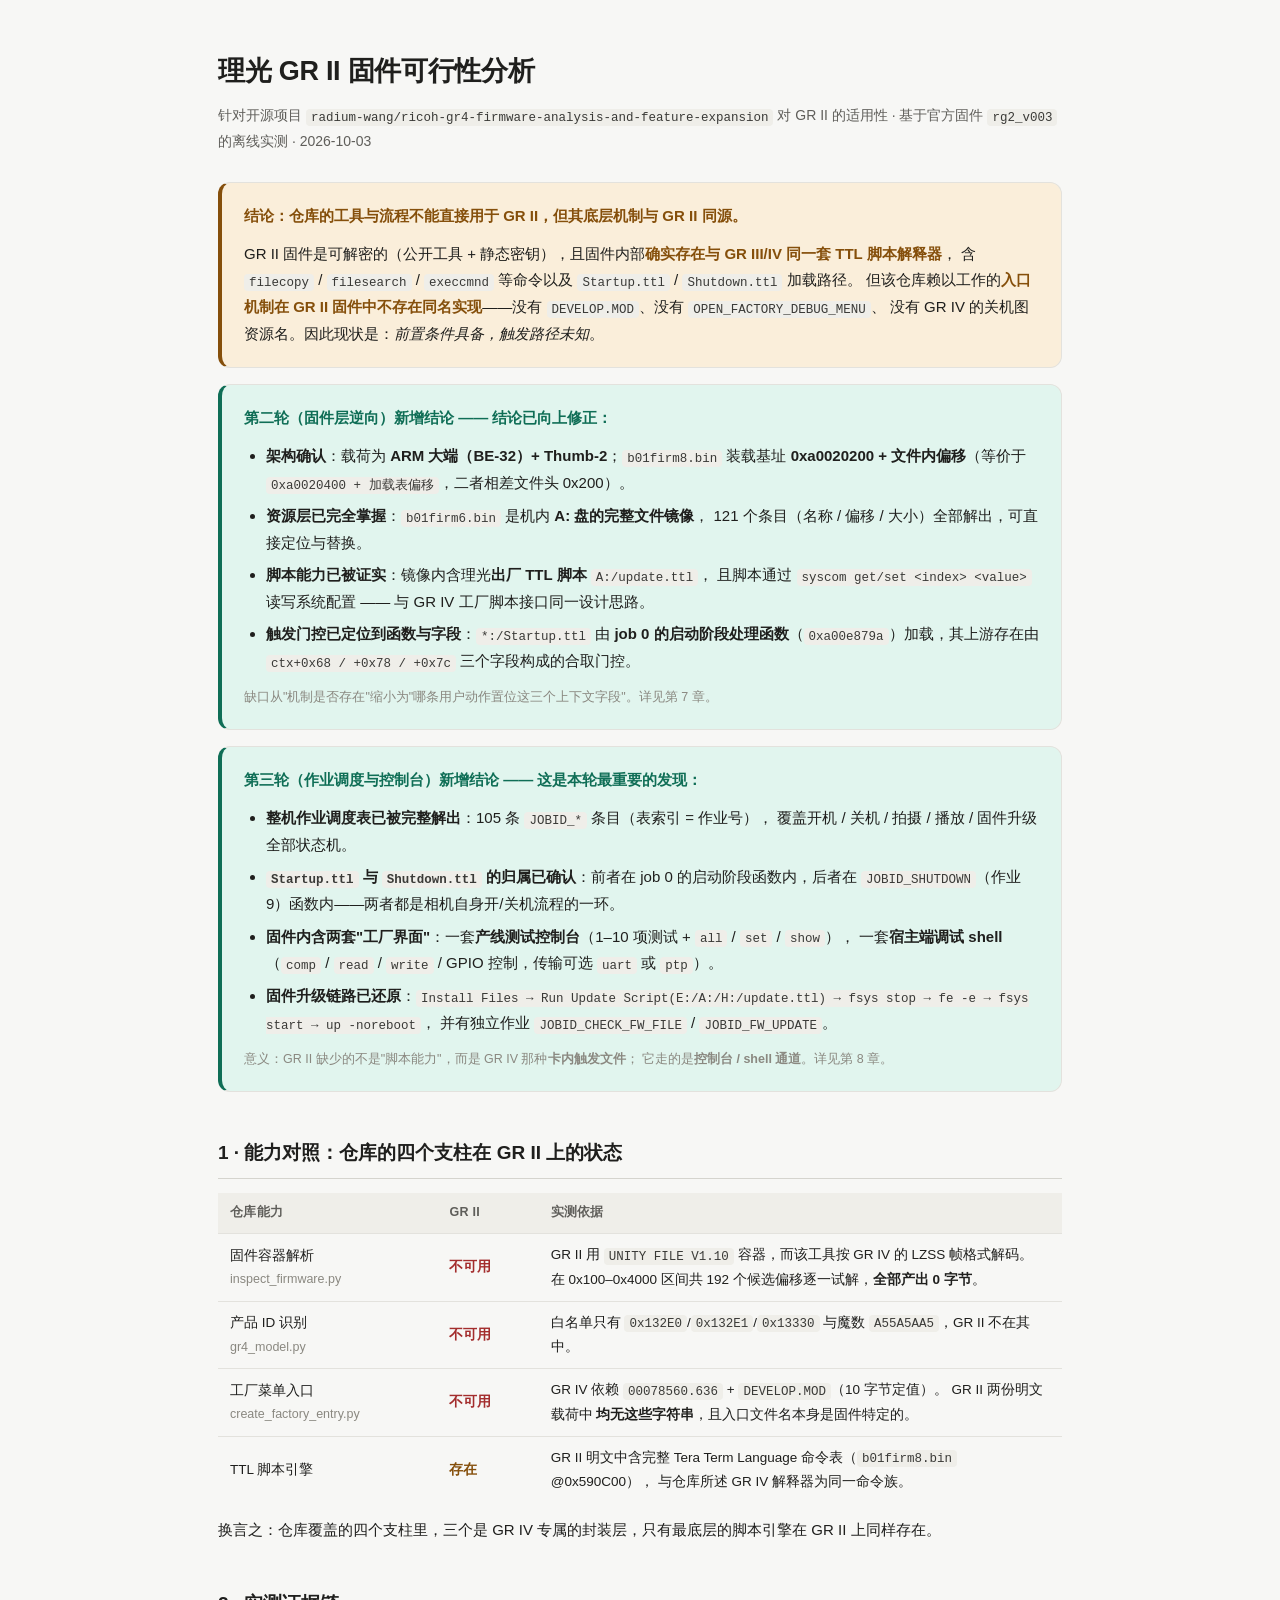
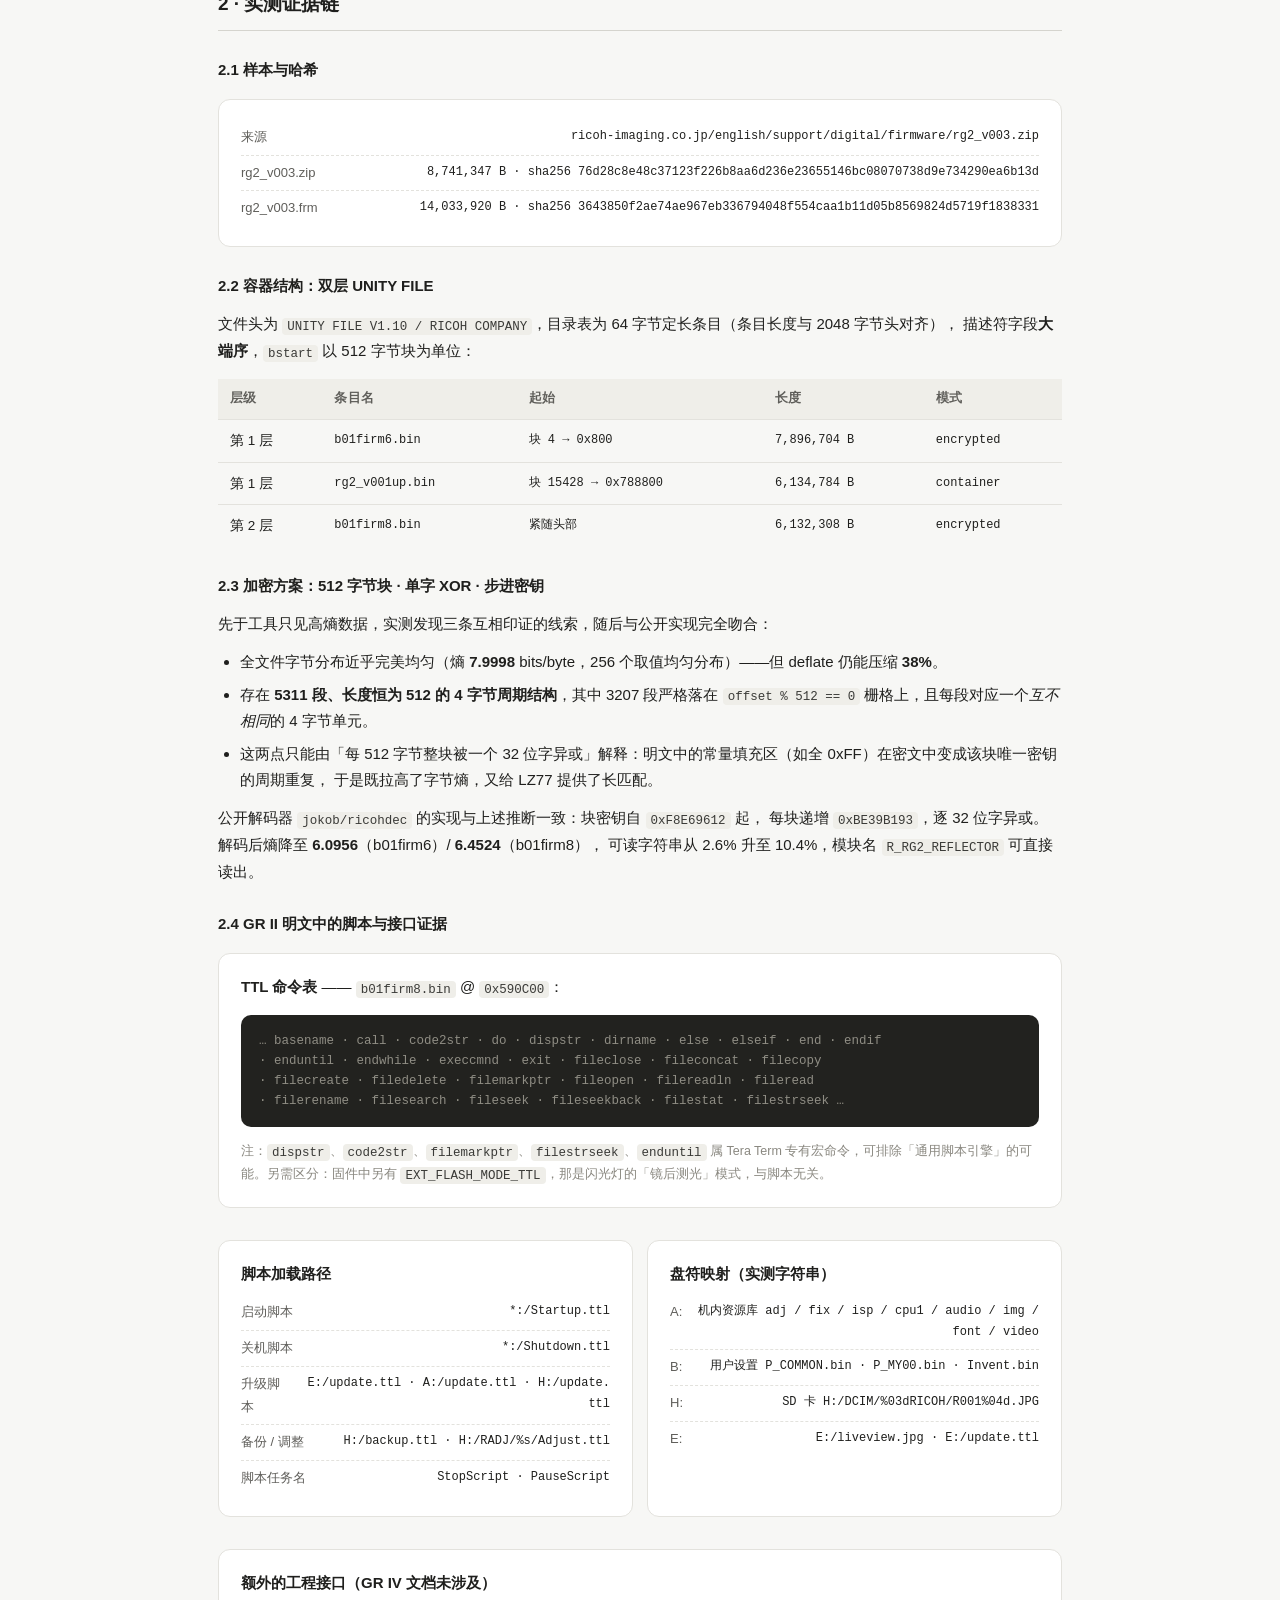
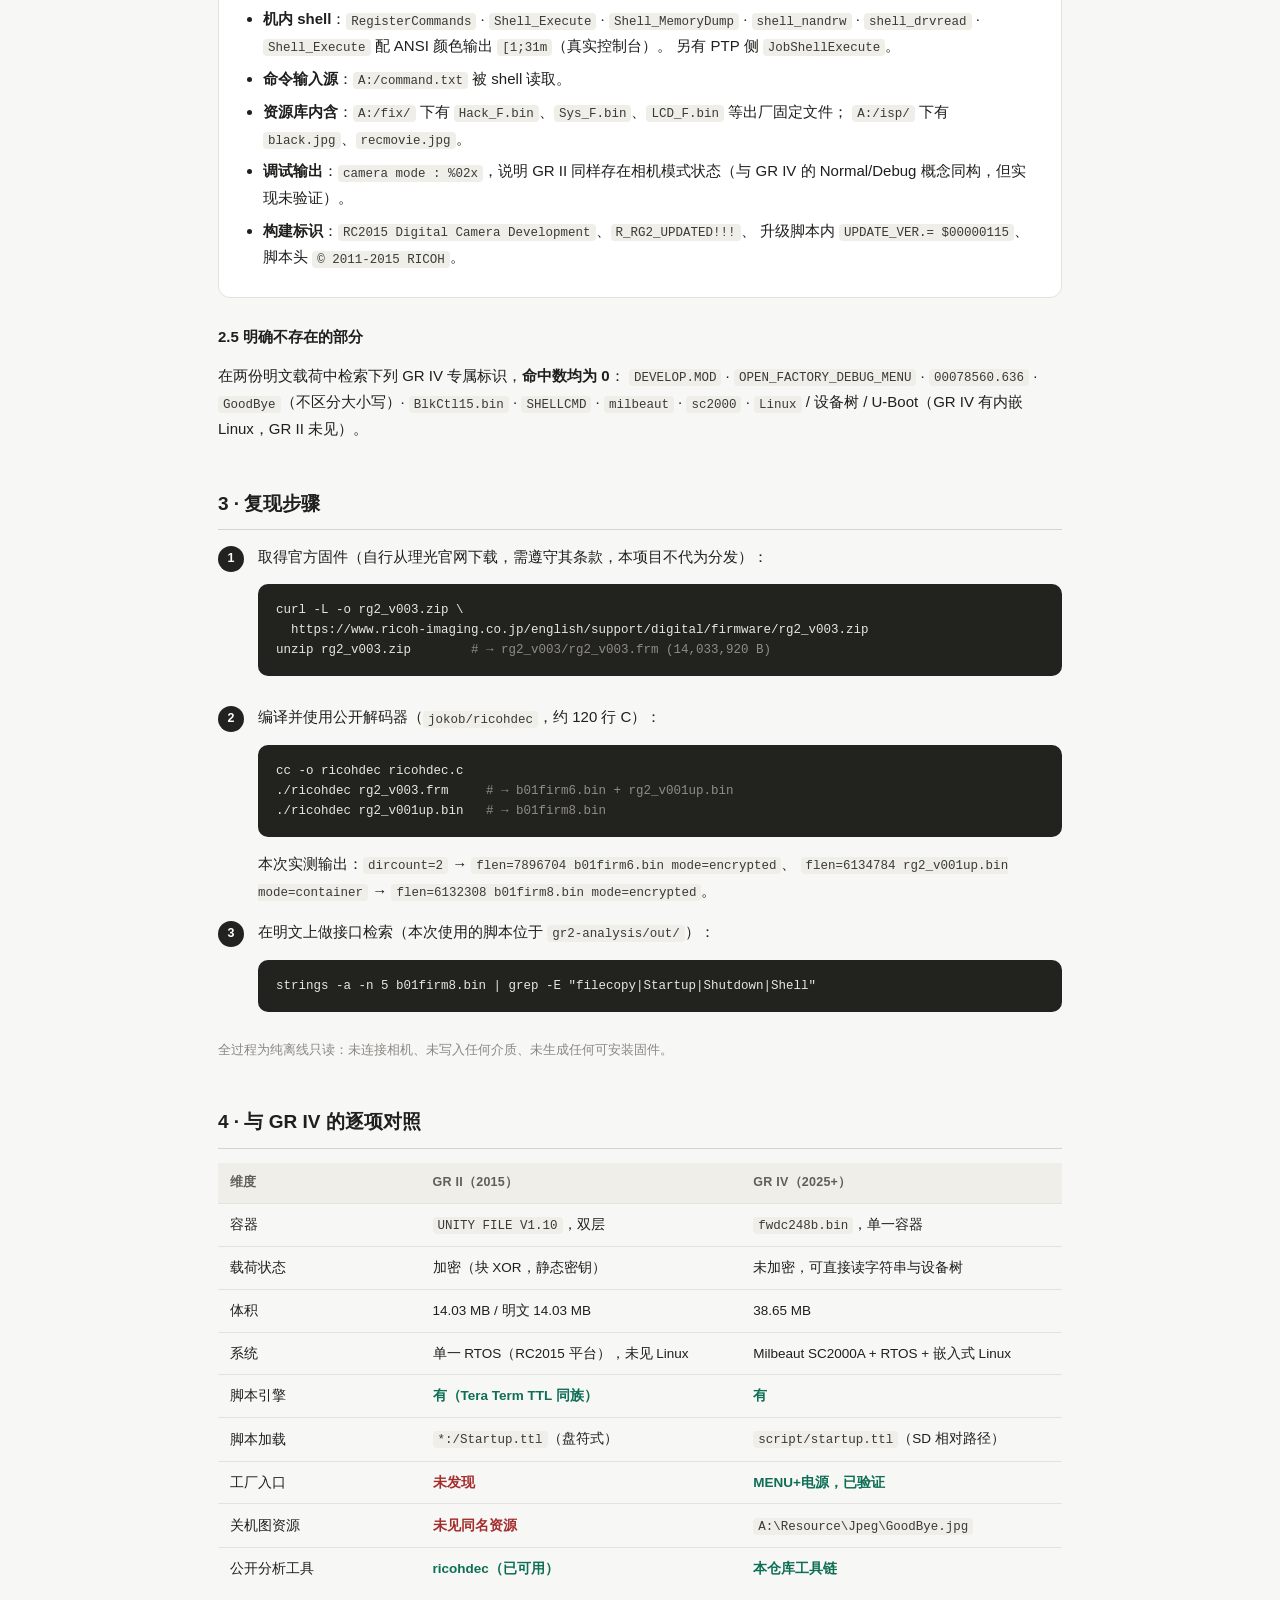
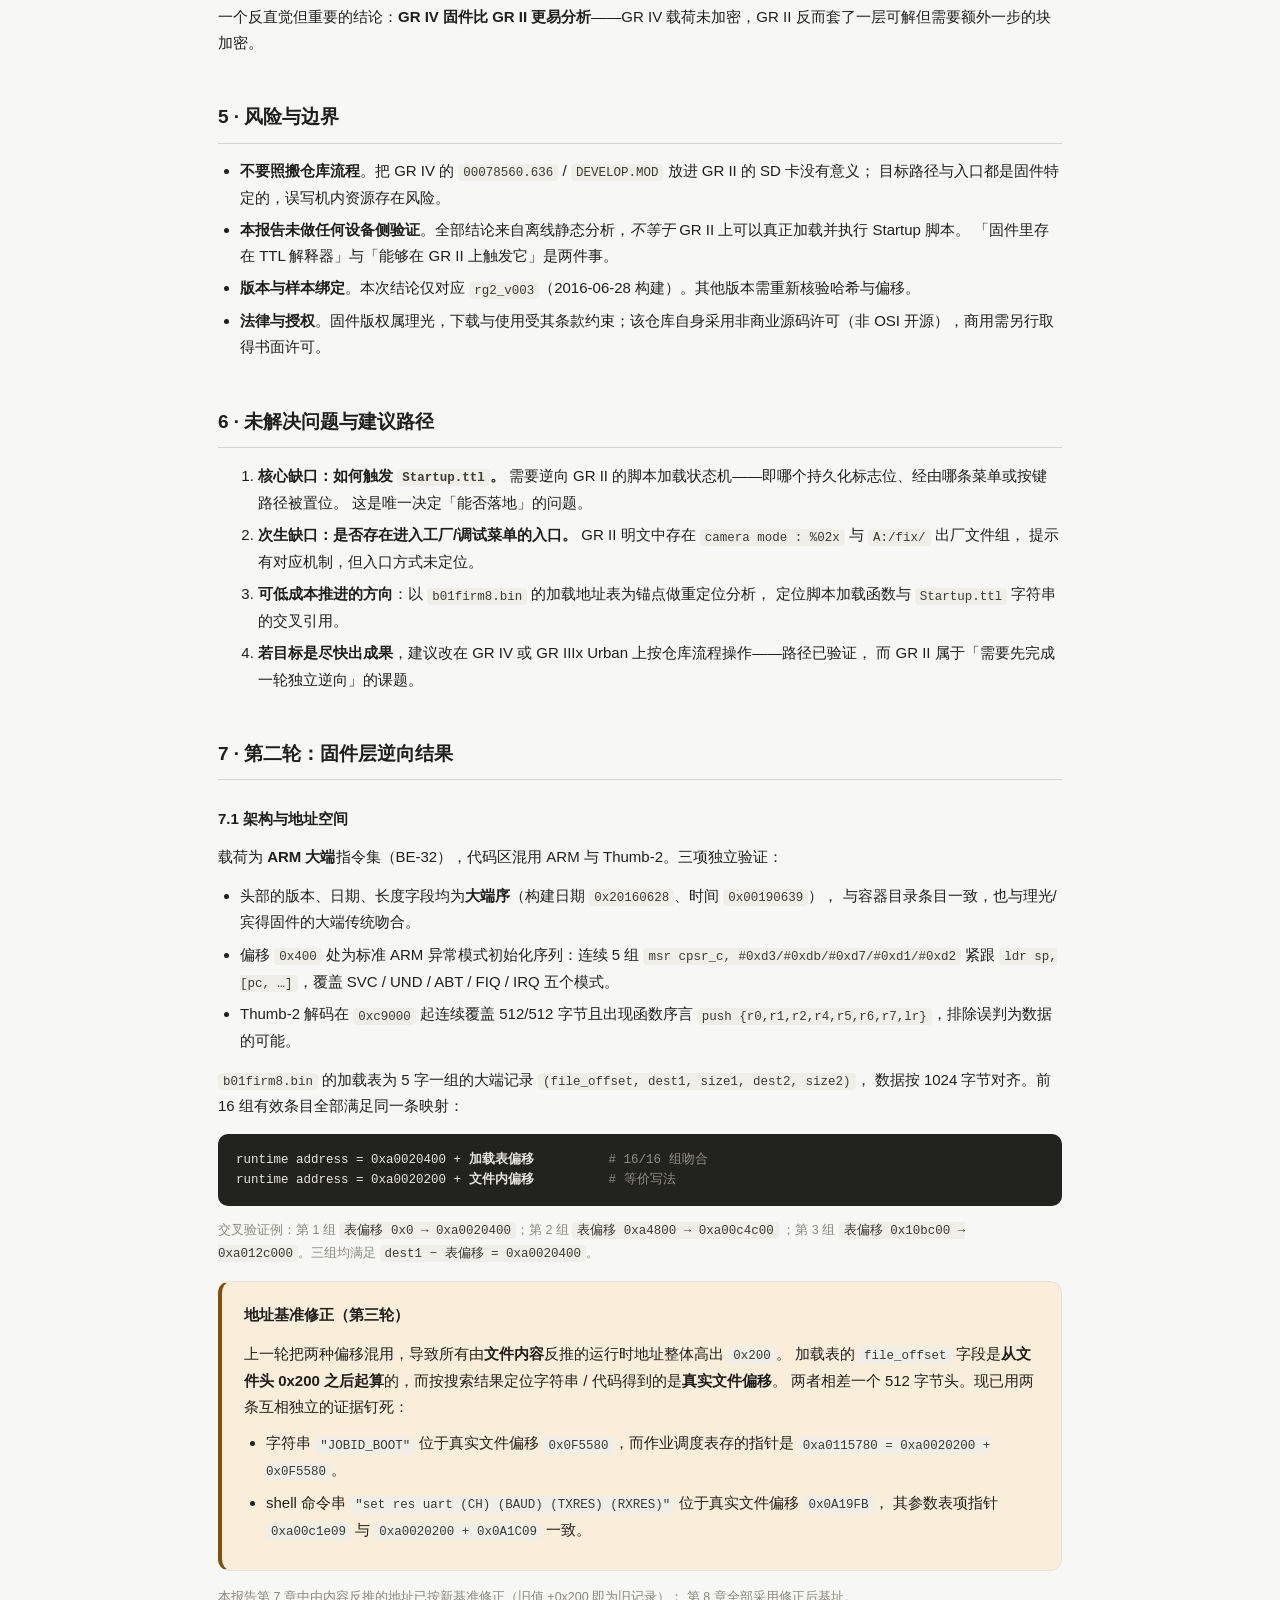
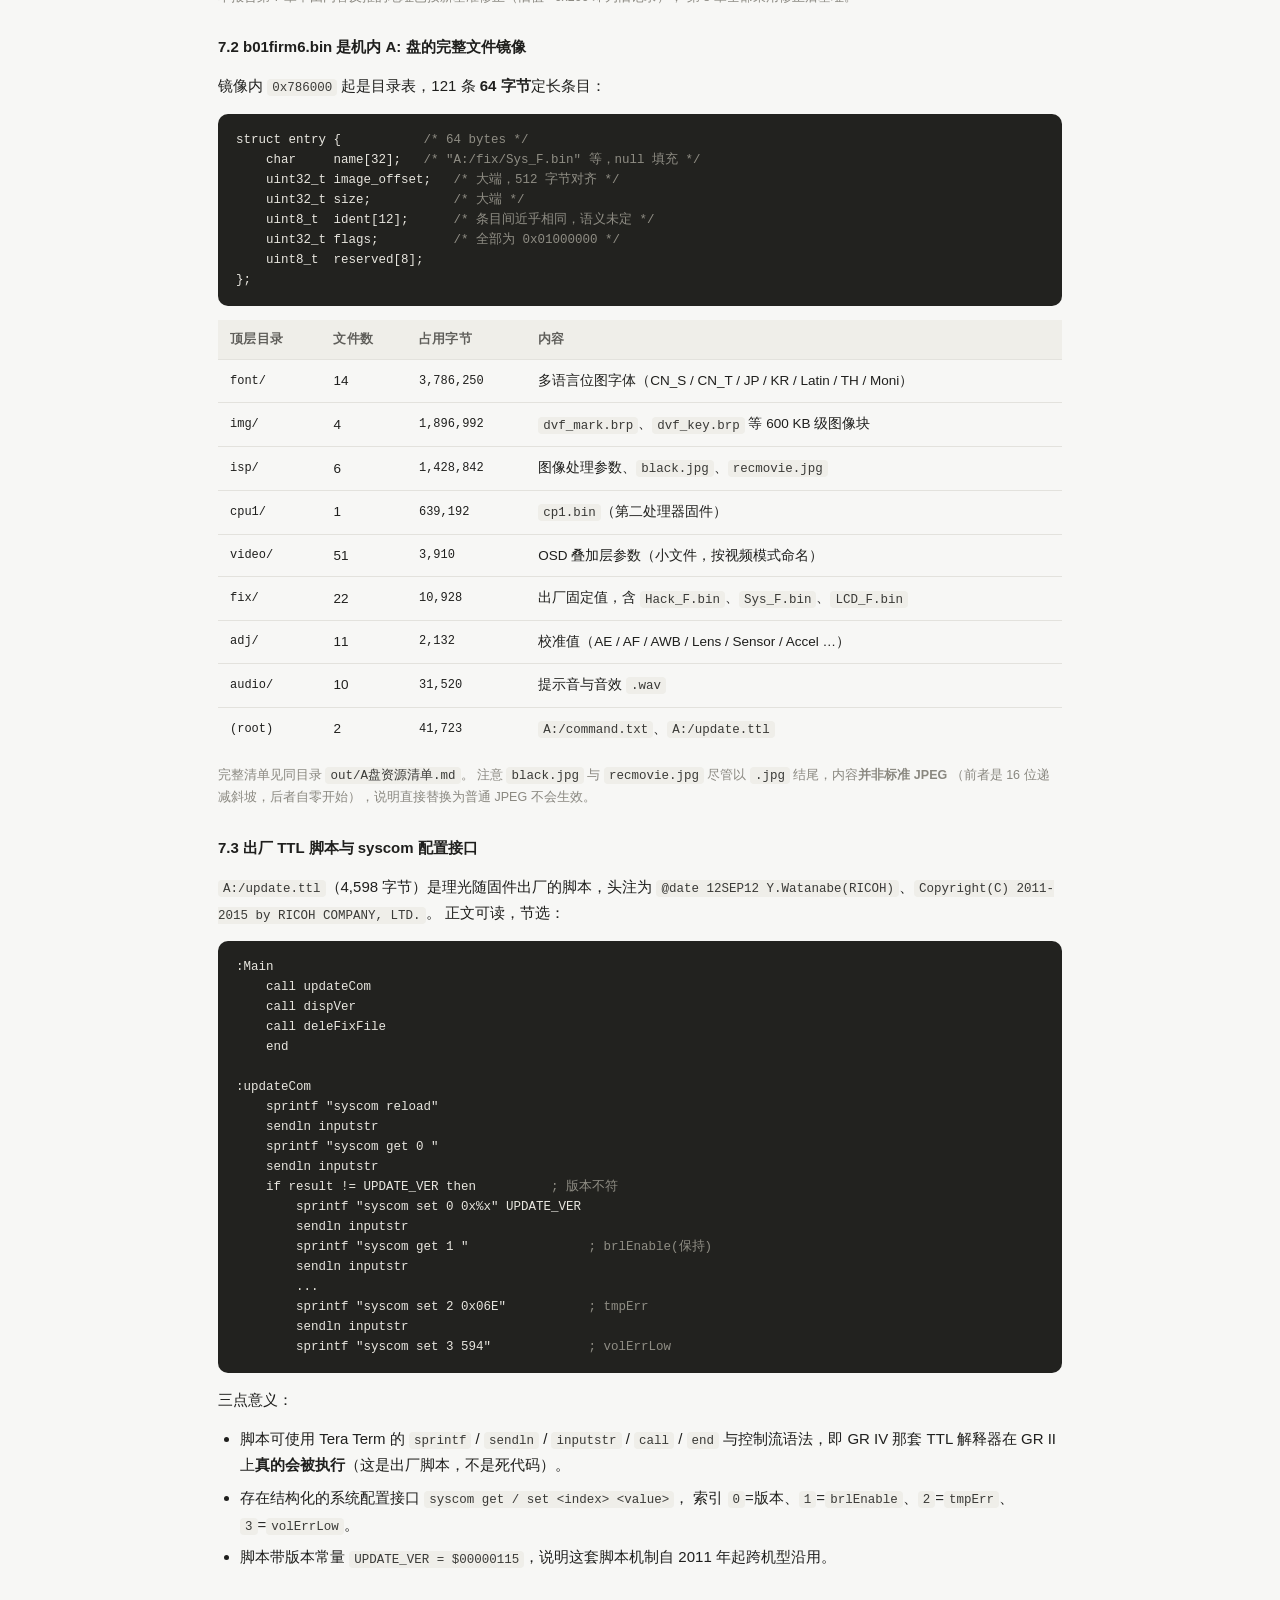
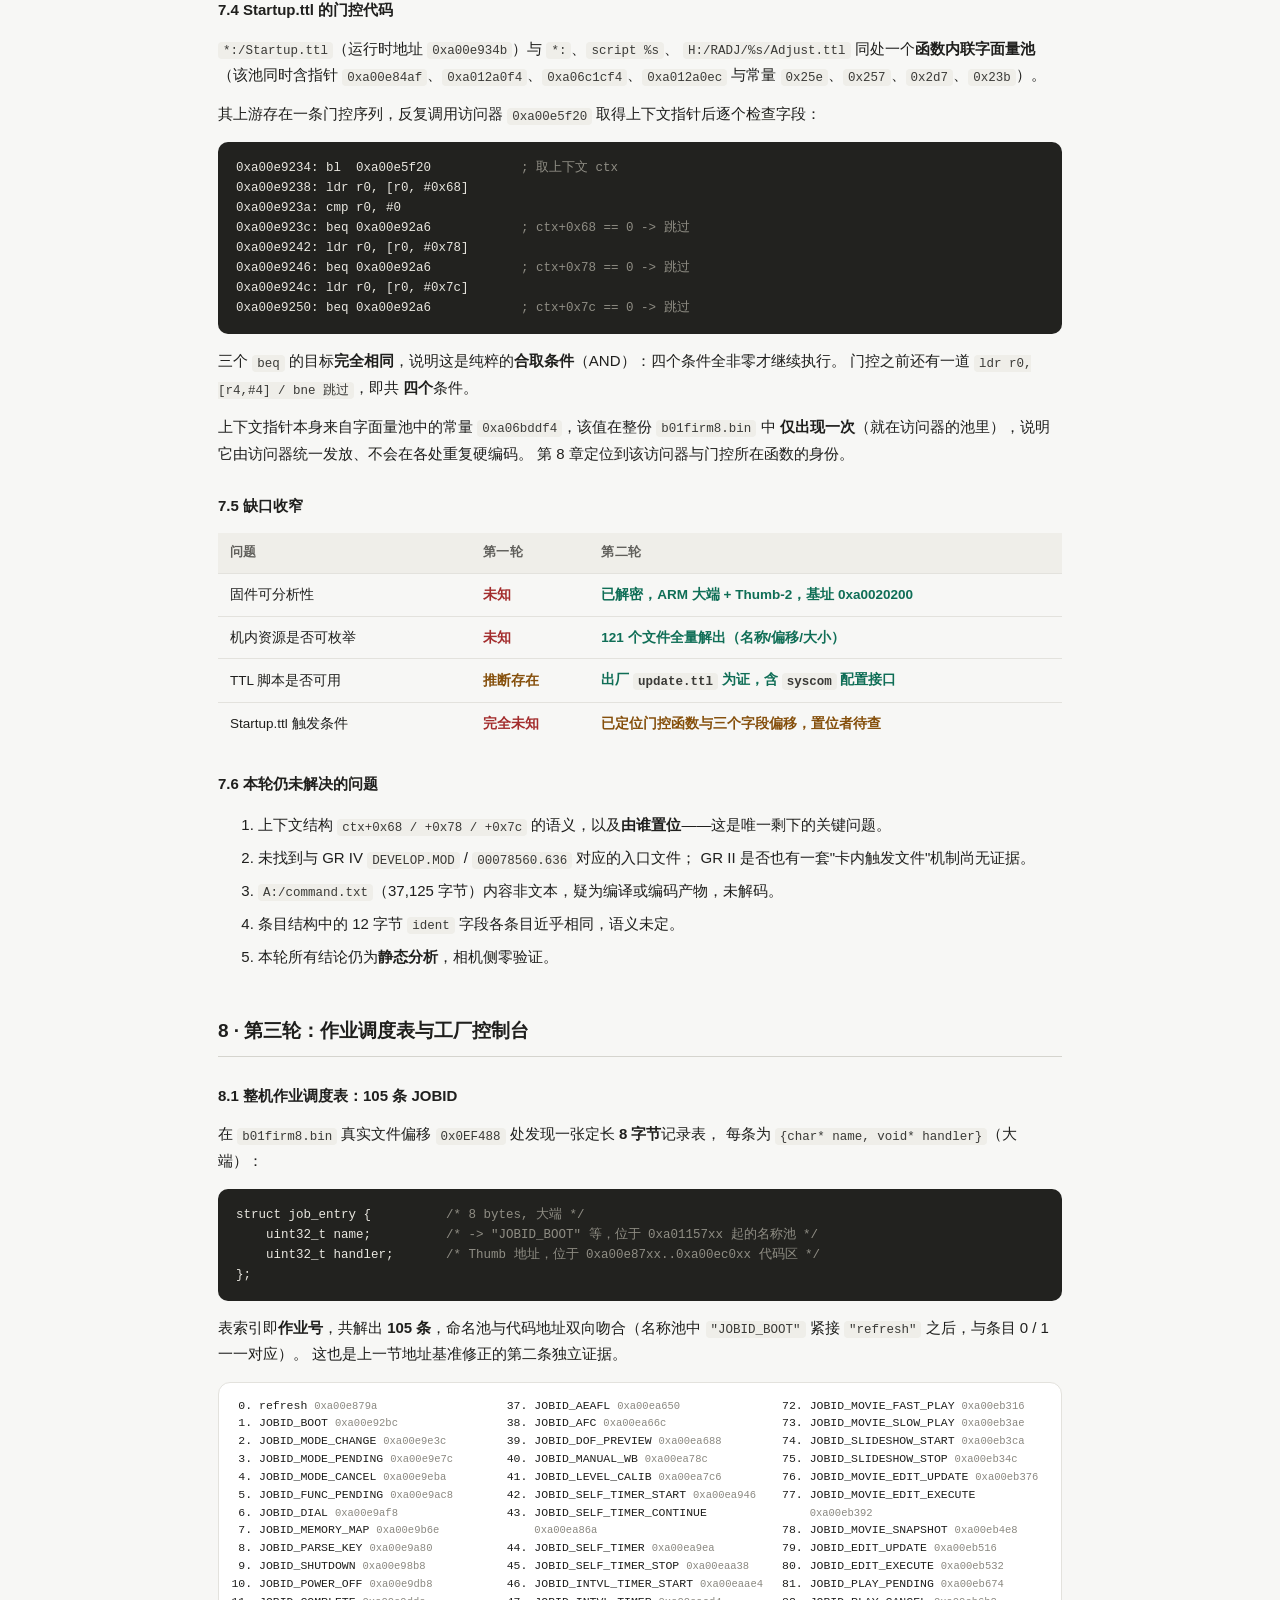
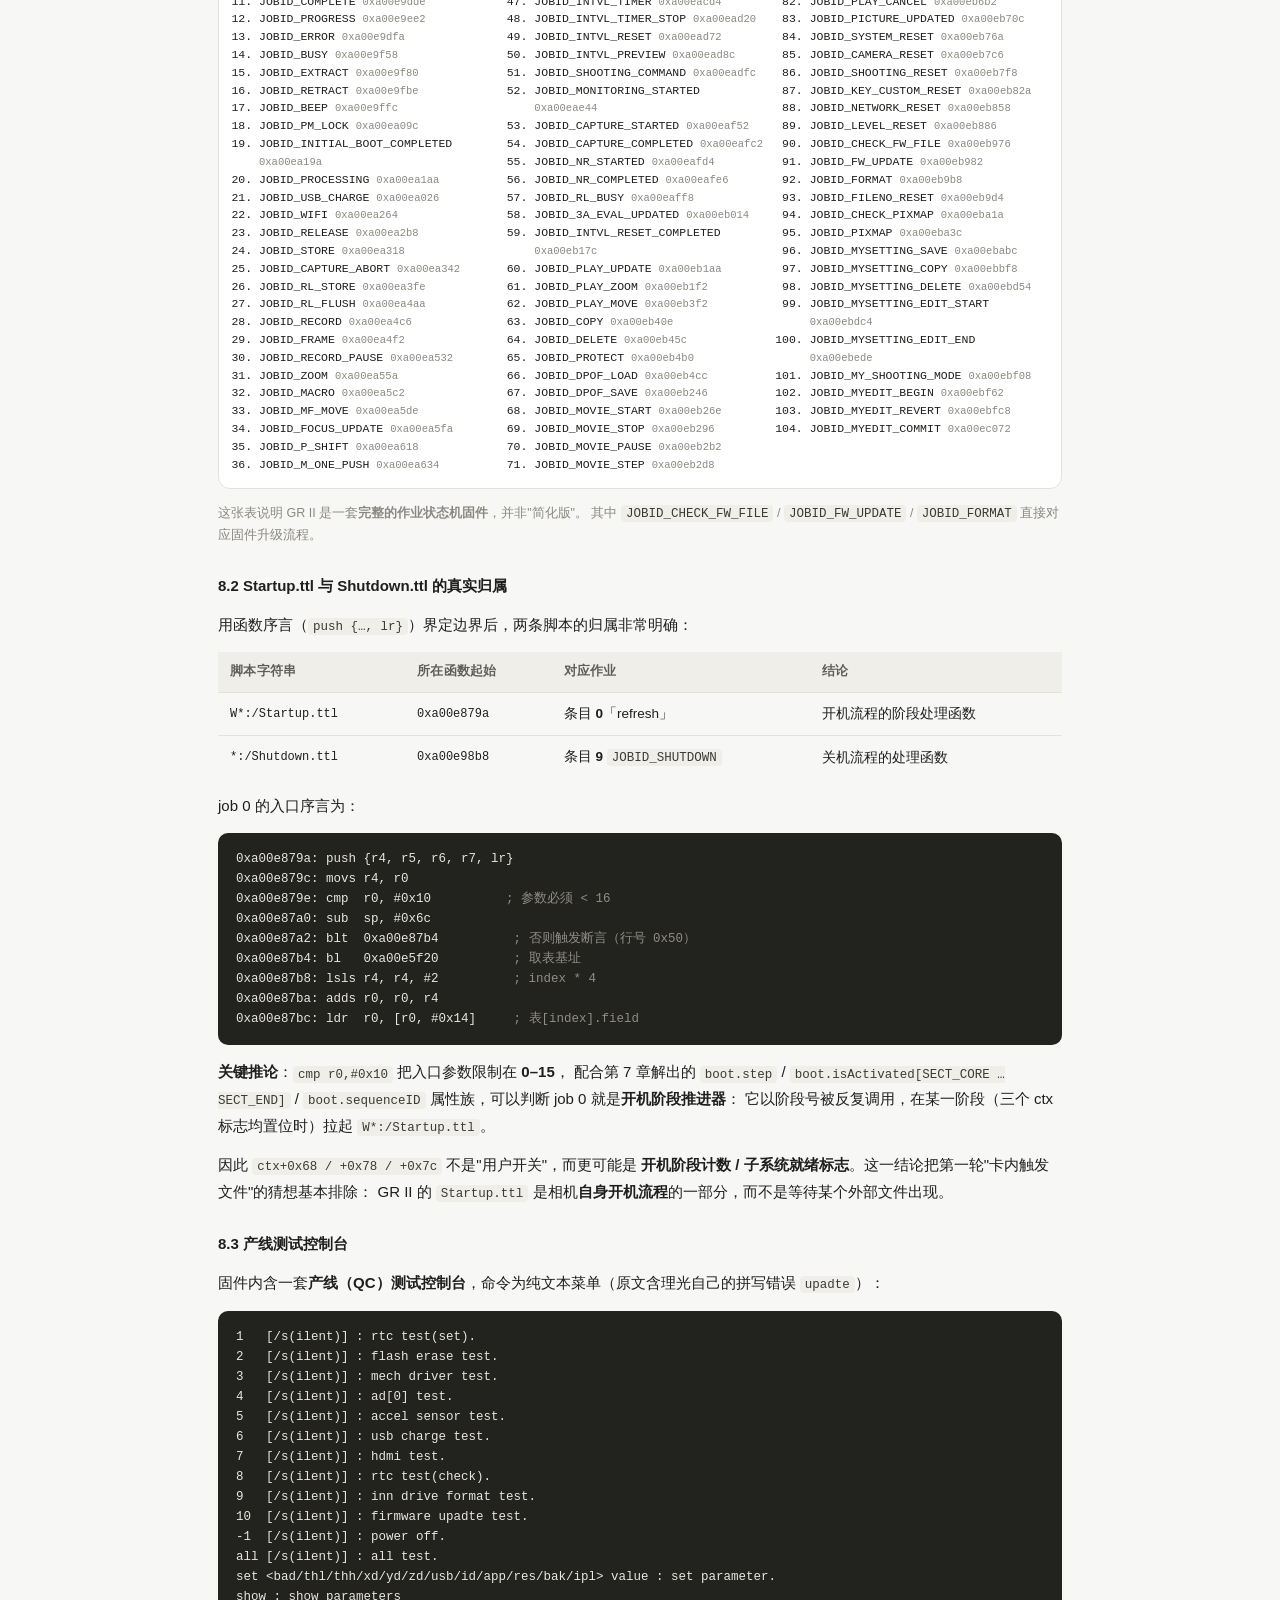
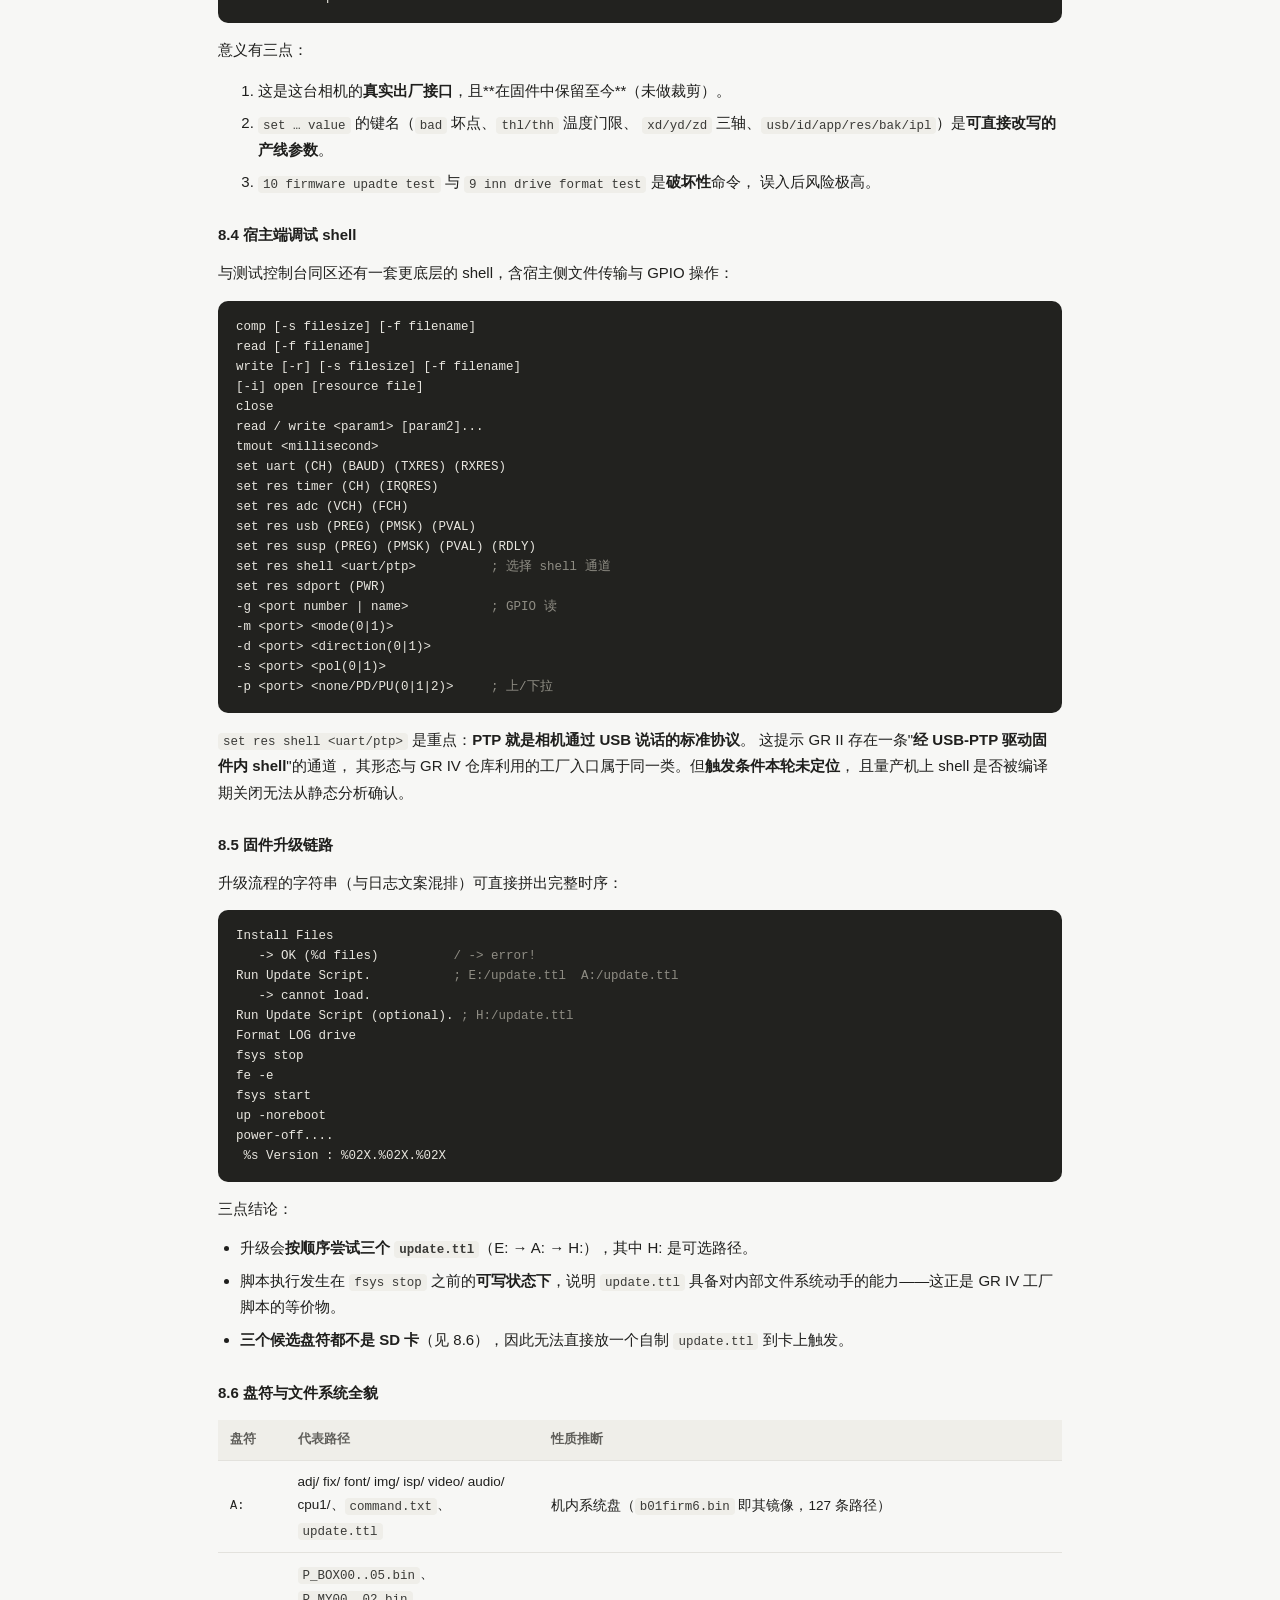
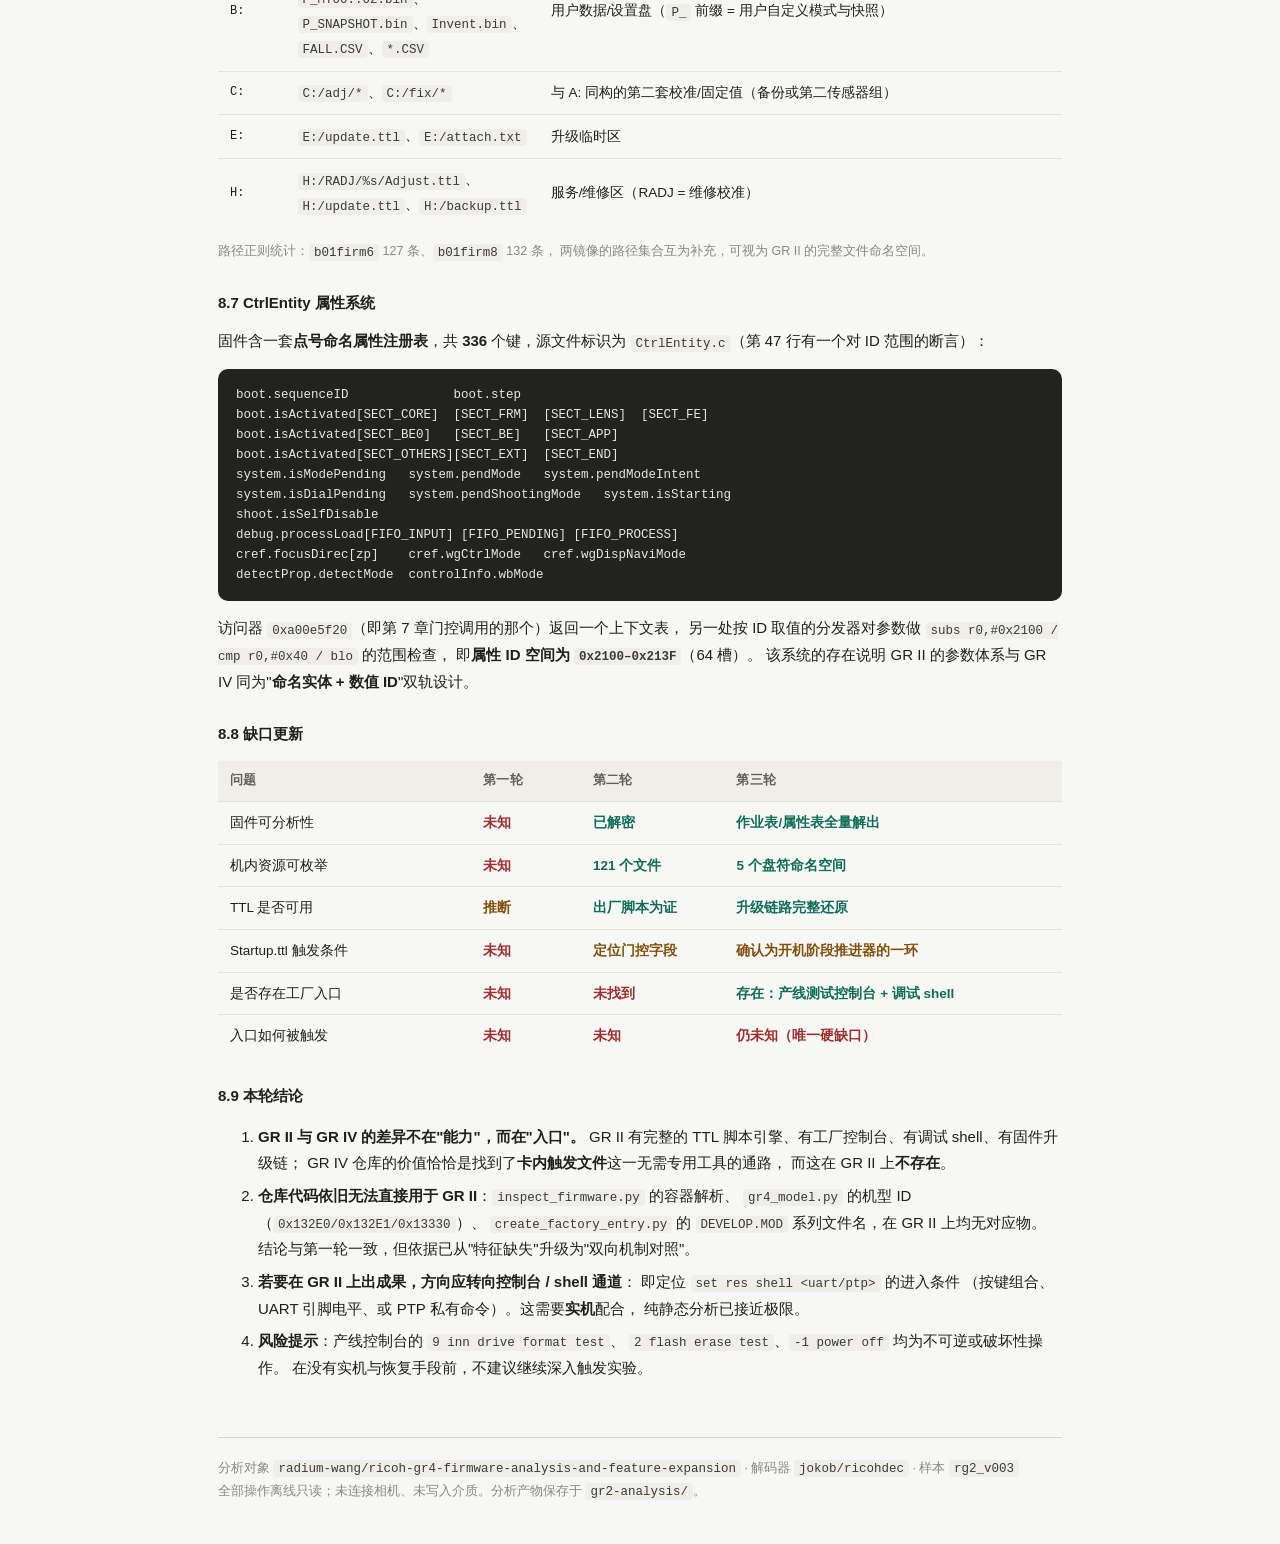
<file: docs/GR2-固件可行性分析报告.html>
<!DOCTYPE html>
<html lang="zh-CN">
<head>
<meta charset="utf-8">
<meta name="viewport" content="width=device-width, initial-scale=1">
<title>理光 GR II 固件可行性分析报告</title>
<style>
  :root{
    --bg:#f7f7f5; --card:#ffffff; --line:#e3e2dd; --line2:#d5d4ce;
    --tx:#1f1f1d; --tx2:#5f5e5a; --tx3:#8a8880;
    --ok:#0f6e56; --okbg:#e1f5ee; --warn:#854f0b; --warnbg:#faeeda;
    --bad:#a32d2d; --badbg:#fcebeb; --info:#185fa5; --infobg:#e6f1fb;
    --mono:ui-monospace,SFMono-Regular,Menlo,Consolas,monospace;
  }
  *{box-sizing:border-box}
  body{margin:0;background:var(--bg);color:var(--tx);
    font:15px/1.75 -apple-system,BlinkMacSystemFont,"PingFang SC","Hiragino Sans GB","Microsoft YaHei",sans-serif;}
  .wrap{max-width:900px;margin:0 auto;padding:48px 28px 80px}
  h1{font-size:27px;font-weight:600;margin:0 0 8px;letter-spacing:-.01em}
  .sub{color:var(--tx2);font-size:14px;margin-bottom:28px}
  h2{font-size:19px;font-weight:600;margin:44px 0 14px;padding-bottom:9px;border-bottom:1px solid var(--line2)}
  h3{font-size:15px;font-weight:600;margin:26px 0 8px}
  p{margin:12px 0}
  code{font-family:var(--mono);font-size:12.5px;background:#efeee9;padding:1.5px 5px;border-radius:4px;color:#3a3a37}
  pre{font-family:var(--mono);font-size:12.5px;background:#22221f;color:#e8e6df;
    padding:16px 18px;border-radius:10px;overflow-x:auto;line-height:1.6;margin:14px 0}
  pre .c{color:#8f8d84}
  .card{background:var(--card);border:1px solid var(--line);border-radius:12px;padding:20px 22px;margin:16px 0}
  .verdict{border-left:4px solid var(--warn);background:var(--warnbg)}
  .verdict strong{color:var(--warn)}
  table{width:100%;border-collapse:collapse;margin:14px 0;font-size:13.5px}
  th,td{text-align:left;padding:9px 12px;border-bottom:1px solid var(--line)}
  th{background:#efeee9;font-weight:600;font-size:12.5px;color:var(--tx2);
     text-transform:none;letter-spacing:.02em}
  tr:last-child td{border-bottom:none}
  td.m{font-family:var(--mono);font-size:12px}
  .yes{color:var(--ok);font-weight:600}
  .no{color:var(--bad);font-weight:600}
  .part{color:var(--warn);font-weight:600}
  .pill{display:inline-block;font-size:12px;font-weight:600;padding:3px 10px;border-radius:999px;
    background:var(--infobg);color:var(--info);margin-right:6px}
  .pill.ok{background:var(--okbg);color:var(--ok)}
  .pill.bad{background:var(--badbg);color:var(--bad)}
  .pill.warn{background:var(--warnbg);color:var(--warn)}
  ul{margin:10px 0;padding-left:22px}
  li{margin:6px 0}
  .hint{color:var(--tx3);font-size:12.5px}
  .grid{display:grid;grid-template-columns:1fr 1fr;gap:14px}
  @media(max-width:660px){.grid{grid-template-columns:1fr}}
  .kv{display:flex;justify-content:space-between;gap:12px;padding:6px 0;border-bottom:1px dashed var(--line)}
  .kv:last-child{border-bottom:none}
  .kv span:first-child{color:var(--tx2);font-size:13px}
  .kv span:last-child{font-family:var(--mono);font-size:12px;text-align:right;word-break:break-all}
  .step{display:flex;gap:14px;margin:14px 0}
  .step .n{flex:0 0 26px;height:26px;border-radius:50%;background:#22221f;color:#fff;
    font-size:12.5px;font-weight:600;display:flex;align-items:center;justify-content:center;margin-top:2px}
  .step .b{flex:1}
  .cols{column-count:3;column-gap:20px;background:var(--card);border:1px solid var(--line);
    border-radius:12px;padding:14px 18px;margin:14px 0}
  .jobs{margin:0;padding-left:22px;font-size:11.5px;font-family:var(--mono);line-height:1.55}
  .jobs li{margin:0;break-inside:avoid}
  .jobs .m{color:var(--tx3);font-size:10.5px}
  @media(max-width:720px){.cols{column-count:1}}
  footer{margin-top:56px;padding-top:20px;border-top:1px solid var(--line2);
    color:var(--tx3);font-size:12.5px}
</style>
</head>
<body>
<div class="wrap">

<h1>理光 GR II 固件可行性分析</h1>
<div class="sub">
  针对开源项目 <code>radium-wang/ricoh-gr4-firmware-analysis-and-feature-expansion</code> 对 GR II 的适用性 ·
  基于官方固件 <code>rg2_v003</code> 的离线实测 · 2026-10-03
</div>

<div class="card verdict">
  <p style="margin-top:0"><strong>结论：仓库的工具与流程不能直接用于 GR II，但其底层机制与 GR II 同源。</strong></p>
  <p style="margin-bottom:0">
    GR II 固件是可解密的（公开工具 + 静态密钥），且固件内部<strong>确实存在与 GR III/IV 同一套 TTL 脚本解释器</strong>，
    含 <code>filecopy</code> / <code>filesearch</code> / <code>execcmnd</code> 等命令以及 <code>Startup.ttl</code> / <code>Shutdown.ttl</code> 加载路径。
    但该仓库赖以工作的<strong>入口机制在 GR II 固件中不存在同名实现</strong>——没有 <code>DEVELOP.MOD</code>、没有 <code>OPEN_FACTORY_DEBUG_MENU</code>、
    没有 GR IV 的关机图资源名。因此现状是：<em>前置条件具备，触发路径未知</em>。
  </p>
</div>

<div class="card" style="border-left:4px solid var(--ok);background:var(--okbg)">
  <p style="margin-top:0"><strong style="color:var(--ok)">第二轮（固件层逆向）新增结论 —— 结论已向上修正：</strong></p>
  <ul style="margin-bottom:0">
    <li><strong>架构确认</strong>：载荷为 <strong>ARM 大端（BE-32）+ Thumb-2</strong>；<code>b01firm8.bin</code> 装载基址
        <strong>0xa0020200 + 文件内偏移</strong>（等价于 <code>0xa0020400 + 加载表偏移</code>，二者相差文件头 0x200）。</li>
    <li><strong>资源层已完全掌握</strong>：<code>b01firm6.bin</code> 是机内 <strong>A: 盘的完整文件镜像</strong>，
        121 个条目（名称 / 偏移 / 大小）全部解出，可直接定位与替换。</li>
    <li><strong>脚本能力已被证实</strong>：镜像内含理光<strong>出厂 TTL 脚本</strong> <code>A:/update.ttl</code>，
        且脚本通过 <code>syscom get/set &lt;index&gt; &lt;value&gt;</code> 读写系统配置 —— 与 GR IV 工厂脚本接口同一设计思路。</li>
    <li><strong>触发门控已定位到函数与字段</strong>：<code>*:/Startup.ttl</code> 由
        <strong>job 0 的启动阶段处理函数</strong>（<code>0xa00e879a</code>）加载，其上游存在由
        <code>ctx+0x68 / +0x78 / +0x7c</code> 三个字段构成的合取门控。</li>
  </ul>
  <p style="margin-bottom:0" class="hint">
    缺口从"机制是否存在"缩小为"哪条用户动作置位这三个上下文字段"。详见第 7 章。
  </p>
</div>

<div class="card" style="border-left:4px solid var(--ok);background:var(--okbg)">
  <p style="margin-top:0"><strong style="color:var(--ok)">第三轮（作业调度与控制台）新增结论 —— 这是本轮最重要的发现：</strong></p>
  <ul style="margin-bottom:0">
    <li><strong>整机作业调度表已被完整解出</strong>：105 条 <code>JOBID_*</code> 条目（表索引 = 作业号），
        覆盖开机 / 关机 / 拍摄 / 播放 / 固件升级全部状态机。</li>
    <li><strong><code>Startup.ttl</code> 与 <code>Shutdown.ttl</code> 的归属已确认</strong>：前者在 job 0
        的启动阶段函数内，后者在 <code>JOBID_SHUTDOWN</code>（作业 9）函数内——两者都是相机自身开/关机流程的一环。</li>
    <li><strong>固件内含两套"工厂界面"</strong>：一套<strong>产线测试控制台</strong>（1–10 项测试 + <code>all</code> / <code>set</code> / <code>show</code>），
        一套<strong>宿主端调试 shell</strong>（<code>comp</code> / <code>read</code> / <code>write</code> / GPIO 控制，传输可选 <code>uart</code> 或 <code>ptp</code>）。</li>
    <li><strong>固件升级链路已还原</strong>：<code>Install Files → Run Update Script(E:/A:/H:/update.ttl) → fsys stop → fe -e → fsys start → up -noreboot</code>，
        并有独立作业 <code>JOBID_CHECK_FW_FILE</code> / <code>JOBID_FW_UPDATE</code>。</li>
  </ul>
  <p style="margin-bottom:0" class="hint">
    意义：GR II 缺少的不是"脚本能力"，而是 GR IV 那种<strong>卡内触发文件</strong>；
    它走的是<strong>控制台 / shell 通道</strong>。详见第 8 章。
  </p>
</div>

<h2>1 · 能力对照：仓库的四个支柱在 GR II 上的状态</h2>

<table>
  <thead>
    <tr><th style="width:26%">仓库能力</th><th style="width:12%">GR II</th><th>实测依据</th></tr>
  </thead>
  <tbody>
    <tr>
      <td>固件容器解析<br><span class="hint">inspect_firmware.py</span></td>
      <td class="no">不可用</td>
      <td>GR II 用 <code>UNITY FILE V1.10</code> 容器，而该工具按 GR IV 的 LZSS 帧格式解码。
          在 0x100–0x4000 区间共 192 个候选偏移逐一试解，<strong>全部产出 0 字节</strong>。</td>
    </tr>
    <tr>
      <td>产品 ID 识别<br><span class="hint">gr4_model.py</span></td>
      <td class="no">不可用</td>
      <td>白名单只有 <code>0x132E0</code>/<code>0x132E1</code>/<code>0x13330</code> 与魔数 <code>A55A5AA5</code>，GR II 不在其中。</td>
    </tr>
    <tr>
      <td>工厂菜单入口<br><span class="hint">create_factory_entry.py</span></td>
      <td class="no">不可用</td>
      <td>GR IV 依赖 <code>00078560.636</code> + <code>DEVELOP.MOD</code>（10 字节定值）。
          GR II 两份明文载荷中 <strong>均无这些字符串</strong>，且入口文件名本身是固件特定的。</td>
    </tr>
    <tr>
      <td>TTL 脚本引擎</td>
      <td class="part">存在</td>
      <td>GR II 明文中含完整 Tera Term Language 命令表（<code>b01firm8.bin</code> @0x590C00），
          与仓库所述 GR IV 解释器为同一命令族。</td>
    </tr>
  </tbody>
</table>

<p>换言之：仓库覆盖的四个支柱里，三个是 GR IV 专属的封装层，只有最底层的脚本引擎在 GR II 上同样存在。</p>

<h2>2 · 实测证据链</h2>

<h3>2.1 样本与哈希</h3>
<div class="card">
  <div class="kv"><span>来源</span><span>ricoh-imaging.co.jp/english/support/digital/firmware/rg2_v003.zip</span></div>
  <div class="kv"><span>rg2_v003.zip</span><span>8,741,347 B · sha256 76d28c8e48c37123f226b8aa6d236e23655146bc08070738d9e734290ea6b13d</span></div>
  <div class="kv"><span>rg2_v003.frm</span><span>14,033,920 B · sha256 3643850f2ae74ae967eb336794048f554caa1b11d05b8569824d5719f1838331</span></div>
</div>

<h3>2.2 容器结构：双层 UNITY FILE</h3>
<p>文件头为 <code>UNITY FILE V1.10 / RICOH COMPANY</code>，目录表为 64 字节定长条目（条目长度与 2048 字节头对齐），
描述符字段<strong>大端序</strong>，<code>bstart</code> 以 512 字节块为单位：</p>

<table>
  <thead><tr><th>层级</th><th>条目名</th><th>起始</th><th>长度</th><th>模式</th></tr></thead>
  <tbody>
    <tr><td>第 1 层</td><td class="m">b01firm6.bin</td><td class="m">块 4 → 0x800</td><td class="m">7,896,704 B</td><td class="m">encrypted</td></tr>
    <tr><td>第 1 层</td><td class="m">rg2_v001up.bin</td><td class="m">块 15428 → 0x788800</td><td class="m">6,134,784 B</td><td class="m">container</td></tr>
    <tr><td>第 2 层</td><td class="m">b01firm8.bin</td><td class="m">紧随头部</td><td class="m">6,132,308 B</td><td class="m">encrypted</td></tr>
  </tbody>
</table>

<h3>2.3 加密方案：512 字节块 · 单字 XOR · 步进密钥</h3>
<p>先于工具只见高熵数据，实测发现三条互相印证的线索，随后与公开实现完全吻合：</p>
<ul>
  <li>全文件字节分布近乎完美均匀（熵 <strong>7.9998</strong> bits/byte，256 个取值均匀分布）——但 deflate 仍能压缩 <strong>38%</strong>。</li>
  <li>存在 <strong>5311 段、长度恒为 512 的 4 字节周期结构</strong>，其中 3207 段严格落在 <code>offset % 512 == 0</code> 栅格上，且每段对应一个<em>互不相同</em>的 4 字节单元。</li>
  <li>这两点只能由「每 512 字节整块被一个 32 位字异或」解释：明文中的常量填充区（如全 0xFF）在密文中变成该块唯一密钥的周期重复，
      于是既拉高了字节熵，又给 LZ77 提供了长匹配。</li>
</ul>
<p>公开解码器 <code>jokob/ricohdec</code> 的实现与上述推断一致：块密钥自 <code>0xF8E69612</code> 起，
每块递增 <code>0xBE39B193</code>，逐 32 位字异或。解码后熵降至 <strong>6.0956</strong>（b01firm6）/ <strong>6.4524</strong>（b01firm8），
可读字符串从 2.6% 升至 10.4%，模块名 <code>R_RG2_REFLECTOR</code> 可直接读出。</p>

<h3>2.4 GR II 明文中的脚本与接口证据</h3>
<div class="card">
  <p style="margin-top:0"><strong>TTL 命令表</strong> —— <code>b01firm8.bin</code> @ <code>0x590C00</code>：</p>
  <pre><span class="c">… basename · call · code2str · do · dispstr · dirname · else · elseif · end · endif
· enduntil · endwhile · execcmnd · exit · fileclose · fileconcat · filecopy
· filecreate · filedelete · filemarkptr · fileopen · filereadln · fileread
· filerename · filesearch · fileseek · fileseekback · filestat · filestrseek …</span></pre>
  <p class="hint" style="margin-bottom:0">
    注：<code>dispstr</code>、<code>code2str</code>、<code>filemarkptr</code>、<code>filestrseek</code>、<code>enduntil</code>
    属 Tera Term 专有宏命令，可排除「通用脚本引擎」的可能。另需区分：固件中另有
    <code>EXT_FLASH_MODE_TTL</code>，那是闪光灯的「镜后测光」模式，与脚本无关。
  </p>
</div>

<div class="grid">
  <div class="card">
    <h3 style="margin-top:0">脚本加载路径</h3>
    <div class="kv"><span>启动脚本</span><span>*:/Startup.ttl</span></div>
    <div class="kv"><span>关机脚本</span><span>*:/Shutdown.ttl</span></div>
    <div class="kv"><span>升级脚本</span><span>E:/update.ttl · A:/update.ttl · H:/update.ttl</span></div>
    <div class="kv"><span>备份 / 调整</span><span>H:/backup.ttl · H:/RADJ/%s/Adjust.ttl</span></div>
    <div class="kv"><span>脚本任务名</span><span>StopScript · PauseScript</span></div>
  </div>
  <div class="card">
    <h3 style="margin-top:0">盘符映射（实测字符串）</h3>
    <div class="kv"><span>A:</span><span>机内资源库 adj / fix / isp / cpu1 / audio / img / font / video</span></div>
    <div class="kv"><span>B:</span><span>用户设置 P_COMMON.bin · P_MY00.bin · Invent.bin</span></div>
    <div class="kv"><span>H:</span><span>SD 卡 H:/DCIM/%03dRICOH/R001%04d.JPG</span></div>
    <div class="kv"><span>E:</span><span>E:/liveview.jpg · E:/update.ttl</span></div>
  </div>
</div>

<div class="card">
  <h3 style="margin-top:0">额外的工程接口（GR IV 文档未涉及）</h3>
  <ul style="margin-bottom:0">
    <li><strong>机内 shell</strong>：<code>RegisterCommands</code> · <code>Shell_Execute</code> · <code>Shell_MemoryDump</code> ·
        <code>shell_nandrw</code> · <code>shell_drvread</code> · <code>Shell_Execute</code> 配 ANSI 颜色输出 <code>[1;31m</code>（真实控制台）。
        另有 PTP 侧 <code>JobShellExecute</code>。</li>
    <li><strong>命令输入源</strong>：<code>A:/command.txt</code> 被 shell 读取。</li>
    <li><strong>资源库内含</strong>：<code>A:/fix/</code> 下有 <code>Hack_F.bin</code>、<code>Sys_F.bin</code>、<code>LCD_F.bin</code> 等出厂固定文件；
        <code>A:/isp/</code> 下有 <code>black.jpg</code>、<code>recmovie.jpg</code>。</li>
    <li><strong>调试输出</strong>：<code>camera mode : %02x</code>，说明 GR II 同样存在相机模式状态（与 GR IV 的 Normal/Debug 概念同构，但实现未验证）。</li>
    <li><strong>构建标识</strong>：<code>RC2015 Digital Camera Development</code>、<code>R_RG2_UPDATED!!!</code>、
        升级脚本内 <code>UPDATE_VER.= $00000115</code>、脚本头 <code>© 2011-2015 RICOH</code>。</li>
  </ul>
</div>

<h3>2.5 明确不存在的部分</h3>
<p>在两份明文载荷中检索下列 GR IV 专属标识，<strong>命中数均为 0</strong>：
<code>DEVELOP.MOD</code> · <code>OPEN_FACTORY_DEBUG_MENU</code> · <code>00078560.636</code> · <code>GoodBye</code>（不区分大小写）·
<code>BlkCtl15.bin</code> · <code>SHELLCMD</code> · <code>milbeaut</code> · <code>sc2000</code> · <code>Linux</code> / 设备树 / U-Boot（GR IV 有内嵌 Linux，GR II 未见）。</p>

<h2>3 · 复现步骤</h2>

<div class="step"><div class="n">1</div><div class="b">
  取得官方固件（自行从理光官网下载，需遵守其条款，本项目不代为分发）：
  <pre>curl -L -o rg2_v003.zip \
  https://www.ricoh-imaging.co.jp/english/support/digital/firmware/rg2_v003.zip
unzip rg2_v003.zip        <span class="c"># → rg2_v003/rg2_v003.frm (14,033,920 B)</span></pre>
</div></div>

<div class="step"><div class="n">2</div><div class="b">
  编译并使用公开解码器（<code>jokob/ricohdec</code>，约 120 行 C）：
  <pre>cc -o ricohdec ricohdec.c
./ricohdec rg2_v003.frm     <span class="c"># → b01firm6.bin + rg2_v001up.bin</span>
./ricohdec rg2_v001up.bin   <span class="c"># → b01firm8.bin</span></pre>
  本次实测输出：<code>dircount=2</code> → <code>flen=7896704 b01firm6.bin mode=encrypted</code>、
  <code>flen=6134784 rg2_v001up.bin mode=container</code> → <code>flen=6132308 b01firm8.bin mode=encrypted</code>。
</div></div>

<div class="step"><div class="n">3</div><div class="b">
  在明文上做接口检索（本次使用的脚本位于 <code>gr2-analysis/out/</code>）：
  <pre>strings -a -n 5 b01firm8.bin | grep -E "filecopy|Startup|Shutdown|Shell"</pre>
</div></div>

<p class="hint">全过程为纯离线只读：未连接相机、未写入任何介质、未生成任何可安装固件。</p>

<h2>4 · 与 GR IV 的逐项对照</h2>

<table>
  <thead><tr><th style="width:24%">维度</th><th style="width:38%">GR II（2015）</th><th>GR IV（2025+）</th></tr></thead>
  <tbody>
    <tr><td>容器</td><td><code>UNITY FILE V1.10</code>，双层</td><td><code>fwdc248b.bin</code>，单一容器</td></tr>
    <tr><td>载荷状态</td><td>加密（块 XOR，静态密钥）</td><td>未加密，可直接读字符串与设备树</td></tr>
    <tr><td>体积</td><td>14.03 MB / 明文 14.03 MB</td><td>38.65 MB</td></tr>
    <tr><td>系统</td><td>单一 RTOS（RC2015 平台），未见 Linux</td><td>Milbeaut SC2000A + RTOS + 嵌入式 Linux</td></tr>
    <tr><td>脚本引擎</td><td class="yes">有（Tera Term TTL 同族）</td><td class="yes">有</td></tr>
    <tr><td>脚本加载</td><td><code>*:/Startup.ttl</code>（盘符式）</td><td><code>script/startup.ttl</code>（SD 相对路径）</td></tr>
    <tr><td>工厂入口</td><td class="no">未发现</td><td class="yes">MENU+电源，已验证</td></tr>
    <tr><td>关机图资源</td><td class="no">未见同名资源</td><td><code>A:\Resource\Jpeg\GoodBye.jpg</code></td></tr>
    <tr><td>公开分析工具</td><td class="yes">ricohdec（已可用）</td><td class="yes">本仓库工具链</td></tr>
  </tbody>
</table>

<p>一个反直觉但重要的结论：<strong>GR IV 固件比 GR II 更易分析</strong>——GR IV 载荷未加密，GR II 反而套了一层可解但需要额外一步的块加密。</p>

<h2>5 · 风险与边界</h2>
<ul>
  <li><strong>不要照搬仓库流程</strong>。把 GR IV 的 <code>00078560.636</code> / <code>DEVELOP.MOD</code> 放进 GR II 的 SD 卡没有意义；
      目标路径与入口都是固件特定的，误写机内资源存在风险。</li>
  <li><strong>本报告未做任何设备侧验证</strong>。全部结论来自离线静态分析，<em>不等于</em> GR II 上可以真正加载并执行 Startup 脚本。
      「固件里存在 TTL 解释器」与「能够在 GR II 上触发它」是两件事。</li>
  <li><strong>版本与样本绑定</strong>。本次结论仅对应 <code>rg2_v003</code>（2016-06-28 构建）。其他版本需重新核验哈希与偏移。</li>
  <li><strong>法律与授权</strong>。固件版权属理光，下载与使用受其条款约束；该仓库自身采用非商业源码许可（非 OSI 开源），商用需另行取得书面许可。</li>
</ul>

<h2>6 · 未解决问题与建议路径</h2>
<ol>
  <li><strong>核心缺口：如何触发 <code>Startup.ttl</code>。</strong>
      需要逆向 GR II 的脚本加载状态机——即哪个持久化标志位、经由哪条菜单或按键路径被置位。
      这是唯一决定「能否落地」的问题。</li>
  <li><strong>次生缺口：是否存在进入工厂/调试菜单的入口。</strong>
      GR II 明文中存在 <code>camera mode : %02x</code> 与 <code>A:/fix/</code> 出厂文件组，
      提示有对应机制，但入口方式未定位。</li>
  <li><strong>可低成本推进的方向</strong>：以 <code>b01firm8.bin</code> 的加载地址表为锚点做重定位分析，
      定位脚本加载函数与 <code>Startup.ttl</code> 字符串的交叉引用。</li>
  <li><strong>若目标是尽快出成果</strong>，建议改在 GR IV 或 GR IIIx Urban 上按仓库流程操作——路径已验证，
      而 GR II 属于「需要先完成一轮独立逆向」的课题。</li>
</ol>

<h2>7 · 第二轮：固件层逆向结果</h2>

<h3>7.1 架构与地址空间</h3>
<p>载荷为 <strong>ARM 大端</strong>指令集（BE-32），代码区混用 ARM 与 Thumb-2。三项独立验证：</p>
<ul>
  <li>头部的版本、日期、长度字段均为<strong>大端序</strong>（构建日期 <code>0x20160628</code>、时间 <code>0x00190639</code>），
      与容器目录条目一致，也与理光/宾得固件的大端传统吻合。</li>
  <li>偏移 <code>0x400</code> 处为标准 ARM 异常模式初始化序列：连续 5 组 <code>msr cpsr_c, #0xd3/#0xdb/#0xd7/#0xd1/#0xd2</code>
      紧跟 <code>ldr sp, [pc, …]</code>，覆盖 SVC / UND / ABT / FIQ / IRQ 五个模式。</li>
  <li>Thumb-2 解码在 <code>0xc9000</code> 起连续覆盖 512/512 字节且出现函数序言
      <code>push {r0,r1,r2,r4,r5,r6,r7,lr}</code>，排除误判为数据的可能。</li>
</ul>
<p><code>b01firm8.bin</code> 的加载表为 5 字一组的大端记录 <code>(file_offset, dest1, size1, dest2, size2)</code>，
数据按 1024 字节对齐。前 16 组有效条目全部满足同一条映射：</p>
<pre>runtime address = 0xa0020400 + <b>加载表偏移</b>          <span class="c"># 16/16 组吻合</span>
runtime address = 0xa0020200 + <b>文件内偏移</b>          <span class="c"># 等价写法</span></pre>
<p class="hint">交叉验证例：第 1 组 <code>表偏移 0x0 → 0xa0020400</code>；第 2 组 <code>表偏移 0xa4800 → 0xa00c4c00</code>
；第 3 组 <code>表偏移 0x10bc00 → 0xa012c000</code>。三组均满足 <code>dest1 − 表偏移 = 0xa0020400</code>。</p>
<div class="card" style="border-left:4px solid var(--warn);background:var(--warnbg)">
  <p style="margin-top:0"><strong>地址基准修正（第三轮）</strong></p>
  <p style="margin-bottom:0">上一轮把两种偏移混用，导致所有由<strong>文件内容</strong>反推的运行时地址整体高出 <code>0x200</code>。
  加载表的 <code>file_offset</code> 字段是<strong>从文件头 0x200 之后起算</strong>的，而按搜索结果定位字符串 / 代码得到的是<strong>真实文件偏移</strong>。
  两者相差一个 512 字节头。现已用两条互相独立的证据钉死：</p>
  <ul style="margin-bottom:0">
    <li>字符串 <code>"JOBID_BOOT"</code> 位于真实文件偏移 <code>0x0F5580</code>，而作业调度表存的指针是
        <code>0xa0115780 = 0xa0020200 + 0x0F5580</code>。</li>
    <li>shell 命令串 <code>"set res uart (CH) (BAUD) (TXRES) (RXRES)"</code> 位于真实文件偏移 <code>0x0A19FB</code>，
        其参数表项指针 <code>0xa00c1e09</code> 与 <code>0xa0020200 + 0x0A1C09</code> 一致。</li>
  </ul>
</div>
<p class="hint">本报告第 7 章中由内容反推的地址已按新基准修正（旧值 +0x200 即为旧记录）；
第 8 章全部采用修正后基址。</p>

<h3>7.2 b01firm6.bin 是机内 A: 盘的完整文件镜像</h3>
<p>镜像内 <code>0x786000</code> 起是目录表，121 条 <strong>64 字节</strong>定长条目：</p>
<pre>struct entry {           <span class="c">/* 64 bytes */</span>
    char     name[32];   <span class="c">/* "A:/fix/Sys_F.bin" 等，null 填充 */</span>
    uint32_t image_offset;   <span class="c">/* 大端，512 字节对齐 */</span>
    uint32_t size;           <span class="c">/* 大端 */</span>
    uint8_t  ident[12];      <span class="c">/* 条目间近乎相同，语义未定 */</span>
    uint32_t flags;          <span class="c">/* 全部为 0x01000000 */</span>
    uint8_t  reserved[8];
};</pre>
<table>
  <thead><tr><th>顶层目录</th><th>文件数</th><th>占用字节</th><th>内容</th></tr></thead>
  <tbody>
    <tr><td class="m">font/</td><td>14</td><td class="m">3,786,250</td><td>多语言位图字体（CN_S / CN_T / JP / KR / Latin / TH / Moni）</td></tr>
    <tr><td class="m">img/</td><td>4</td><td class="m">1,896,992</td><td><code>dvf_mark.brp</code>、<code>dvf_key.brp</code> 等 600 KB 级图像块</td></tr>
    <tr><td class="m">isp/</td><td>6</td><td class="m">1,428,842</td><td>图像处理参数、<code>black.jpg</code>、<code>recmovie.jpg</code></td></tr>
    <tr><td class="m">cpu1/</td><td>1</td><td class="m">639,192</td><td><code>cp1.bin</code>（第二处理器固件）</td></tr>
    <tr><td class="m">video/</td><td>51</td><td class="m">3,910</td><td>OSD 叠加层参数（小文件，按视频模式命名）</td></tr>
    <tr><td class="m">fix/</td><td>22</td><td class="m">10,928</td><td>出厂固定值，含 <code>Hack_F.bin</code>、<code>Sys_F.bin</code>、<code>LCD_F.bin</code></td></tr>
    <tr><td class="m">adj/</td><td>11</td><td class="m">2,132</td><td>校准值（AE / AF / AWB / Lens / Sensor / Accel …）</td></tr>
    <tr><td class="m">audio/</td><td>10</td><td class="m">31,520</td><td>提示音与音效 <code>.wav</code></td></tr>
    <tr><td class="m">(root)</td><td>2</td><td class="m">41,723</td><td><code>A:/command.txt</code>、<code>A:/update.ttl</code></td></tr>
  </tbody>
</table>
<p class="hint">完整清单见同目录 <code>out/A盘资源清单.md</code>。
注意 <code>black.jpg</code> 与 <code>recmovie.jpg</code> 尽管以 <code>.jpg</code> 结尾，内容<strong>并非标准 JPEG</strong>
（前者是 16 位递减斜坡，后者自零开始），说明直接替换为普通 JPEG 不会生效。</p>

<h3>7.3 出厂 TTL 脚本与 syscom 配置接口</h3>
<p><code>A:/update.ttl</code>（4,598 字节）是理光随固件出厂的脚本，头注为
<code>@date 12SEP12 Y.Watanabe(RICOH)</code>、<code>Copyright(C) 2011-2015 by RICOH COMPANY, LTD.</code>。
正文可读，节选：</p>
<pre>:Main
    call updateCom
    call dispVer
    call deleFixFile
    end

:updateCom
    sprintf "syscom reload"
    sendln inputstr
    sprintf "syscom get 0 "
    sendln inputstr
    if result != UPDATE_VER then          <span class="c">; 版本不符</span>
        sprintf "syscom set 0 0x%x" UPDATE_VER
        sendln inputstr
        sprintf "syscom get 1 "                <span class="c">; brlEnable(保持)</span>
        sendln inputstr
        ...
        sprintf "syscom set 2 0x06E"           <span class="c">; tmpErr</span>
        sendln inputstr
        sprintf "syscom set 3 594"             <span class="c">; volErrLow</span></pre>
<p>三点意义：</p>
<ul>
  <li>脚本可使用 Tera Term 的 <code>sprintf</code> / <code>sendln</code> / <code>inputstr</code> / <code>call</code> / <code>end</code>
      与控制流语法，即 GR IV 那套 TTL 解释器在 GR II 上<strong>真的会被执行</strong>（这是出厂脚本，不是死代码）。</li>
  <li>存在结构化的系统配置接口 <code>syscom get / set &lt;index&gt; &lt;value&gt;</code>，
      索引 <code>0</code>=版本、<code>1</code>=<code>brlEnable</code>、<code>2</code>=<code>tmpErr</code>、<code>3</code>=<code>volErrLow</code>。</li>
  <li>脚本带版本常量 <code>UPDATE_VER = $00000115</code>，说明这套脚本机制自 2011 年起跨机型沿用。</li>
</ul>

<h3>7.4 Startup.ttl 的门控代码</h3>
<p><code>*:/Startup.ttl</code>（运行时地址 <code>0xa00e934b</code>）与 <code>*:</code>、<code>script %s</code>、
<code>H:/RADJ/%s/Adjust.ttl</code> 同处一个<strong>函数内联字面量池</strong>（该池同时含指针
<code>0xa00e84af</code>、<code>0xa012a0f4</code>、<code>0xa06c1cf4</code>、<code>0xa012a0ec</code>
与常量 <code>0x25e</code>、<code>0x257</code>、<code>0x2d7</code>、<code>0x23b</code>）。</p>
<p>其上游存在一条门控序列，反复调用访问器 <code>0xa00e5f20</code> 取得上下文指针后逐个检查字段：</p>
<pre>0xa00e9234: bl  0xa00e5f20            <span class="c">; 取上下文 ctx</span>
0xa00e9238: ldr r0, [r0, #0x68]
0xa00e923a: cmp r0, #0
0xa00e923c: beq 0xa00e92a6            <span class="c">; ctx+0x68 == 0 -> 跳过</span>
0xa00e9242: ldr r0, [r0, #0x78]
0xa00e9246: beq 0xa00e92a6            <span class="c">; ctx+0x78 == 0 -> 跳过</span>
0xa00e924c: ldr r0, [r0, #0x7c]
0xa00e9250: beq 0xa00e92a6            <span class="c">; ctx+0x7c == 0 -> 跳过</span></pre>
<p>三个 <code>beq</code> 的目标<strong>完全相同</strong>，说明这是纯粹的<strong>合取条件</strong>（AND）：四个条件全非零才继续执行。
门控之前还有一道 <code>ldr r0,[r4,#4] / bne 跳过</code>，即共 <strong>四个</strong>条件。</p>
<p>上下文指针本身来自字面量池中的常量 <code>0xa06bddf4</code>，该值在整份 <code>b01firm8.bin</code> 中
<strong>仅出现一次</strong>（就在访问器的池里），说明它由访问器统一发放、不会在各处重复硬编码。
第 8 章定位到该访问器与门控所在函数的身份。</p>

<h3>7.5 缺口收窄</h3>
<table>
  <thead><tr><th style="width:30%">问题</th><th style="width:14%">第一轮</th><th>第二轮</th></tr></thead>
  <tbody>
    <tr><td>固件可分析性</td><td class="no">未知</td><td class="yes">已解密，ARM 大端 + Thumb-2，基址 0xa0020200</td></tr>
    <tr><td>机内资源是否可枚举</td><td class="no">未知</td><td class="yes">121 个文件全量解出（名称/偏移/大小）</td></tr>
    <tr><td>TTL 脚本是否可用</td><td class="part">推断存在</td><td class="yes">出厂 <code>update.ttl</code> 为证，含 <code>syscom</code> 配置接口</td></tr>
    <tr><td>Startup.ttl 触发条件</td><td class="no">完全未知</td><td class="part">已定位门控函数与三个字段偏移，置位者待查</td></tr>
  </tbody>
</table>

<h3>7.6 本轮仍未解决的问题</h3>
<ol>
  <li>上下文结构 <code>ctx+0x68 / +0x78 / +0x7c</code> 的语义，以及<strong>由谁置位</strong>——这是唯一剩下的关键问题。</li>
  <li>未找到与 GR IV <code>DEVELOP.MOD</code> / <code>00078560.636</code> 对应的入口文件；
      GR II 是否也有一套"卡内触发文件"机制尚无证据。</li>
  <li><code>A:/command.txt</code>（37,125 字节）内容非文本，疑为编译或编码产物，未解码。</li>
  <li>条目结构中的 12 字节 <code>ident</code> 字段各条目近乎相同，语义未定。</li>
  <li>本轮所有结论仍为<strong>静态分析</strong>，相机侧零验证。</li>
</ol>

<h2>8 · 第三轮：作业调度表与工厂控制台</h2>

<h3>8.1 整机作业调度表：105 条 JOBID</h3>
<p>在 <code>b01firm8.bin</code> 真实文件偏移 <code>0x0EF488</code> 处发现一张定长 <strong>8 字节</strong>记录表，
每条为 <code>{char* name, void* handler}</code>（大端）：</p>
<pre>struct job_entry {          <span class="c">/* 8 bytes, 大端 */</span>
    uint32_t name;          <span class="c">/* -> "JOBID_BOOT" 等，位于 0xa01157xx 起的名称池 */</span>
    uint32_t handler;       <span class="c">/* Thumb 地址，位于 0xa00e87xx..0xa00ec0xx 代码区 */</span>
};</pre>
<p>表索引即<strong>作业号</strong>，共解出 <strong>105 条</strong>，命名池与代码地址双向吻合（名称池中
<code>"JOBID_BOOT"</code> 紧接 <code>"refresh"</code> 之后，与条目 0 / 1 一一对应）。
这也是上一节地址基准修正的第二条独立证据。</p>
<div class="cols">
  <ol class="jobs" start="0">
    <li>refresh <span class="m">0xa00e879a</span></li>
    <li>JOBID_BOOT <span class="m">0xa00e92bc</span></li>
    <li>JOBID_MODE_CHANGE <span class="m">0xa00e9e3c</span></li>
    <li>JOBID_MODE_PENDING <span class="m">0xa00e9e7c</span></li>
    <li>JOBID_MODE_CANCEL <span class="m">0xa00e9eba</span></li>
    <li>JOBID_FUNC_PENDING <span class="m">0xa00e9ac8</span></li>
    <li>JOBID_DIAL <span class="m">0xa00e9af8</span></li>
    <li>JOBID_MEMORY_MAP <span class="m">0xa00e9b6e</span></li>
    <li>JOBID_PARSE_KEY <span class="m">0xa00e9a80</span></li>
    <li>JOBID_SHUTDOWN <span class="m">0xa00e98b8</span></li>
    <li>JOBID_POWER_OFF <span class="m">0xa00e9db8</span></li>
    <li>JOBID_COMPLETE <span class="m">0xa00e9dde</span></li>
    <li>JOBID_PROGRESS <span class="m">0xa00e9ee2</span></li>
    <li>JOBID_ERROR <span class="m">0xa00e9dfa</span></li>
    <li>JOBID_BUSY <span class="m">0xa00e9f58</span></li>
    <li>JOBID_EXTRACT <span class="m">0xa00e9f80</span></li>
    <li>JOBID_RETRACT <span class="m">0xa00e9fbe</span></li>
    <li>JOBID_BEEP <span class="m">0xa00e9ffc</span></li>
    <li>JOBID_PM_LOCK <span class="m">0xa00ea09c</span></li>
    <li>JOBID_INITIAL_BOOT_COMPLETED <span class="m">0xa00ea19a</span></li>
    <li>JOBID_PROCESSING <span class="m">0xa00ea1aa</span></li>
    <li>JOBID_USB_CHARGE <span class="m">0xa00ea026</span></li>
    <li>JOBID_WIFI <span class="m">0xa00ea264</span></li>
    <li>JOBID_RELEASE <span class="m">0xa00ea2b8</span></li>
    <li>JOBID_STORE <span class="m">0xa00ea318</span></li>
    <li>JOBID_CAPTURE_ABORT <span class="m">0xa00ea342</span></li>
    <li>JOBID_RL_STORE <span class="m">0xa00ea3fe</span></li>
    <li>JOBID_RL_FLUSH <span class="m">0xa00ea4aa</span></li>
    <li>JOBID_RECORD <span class="m">0xa00ea4c6</span></li>
    <li>JOBID_FRAME <span class="m">0xa00ea4f2</span></li>
    <li>JOBID_RECORD_PAUSE <span class="m">0xa00ea532</span></li>
    <li>JOBID_ZOOM <span class="m">0xa00ea55a</span></li>
    <li>JOBID_MACRO <span class="m">0xa00ea5c2</span></li>
    <li>JOBID_MF_MOVE <span class="m">0xa00ea5de</span></li>
    <li>JOBID_FOCUS_UPDATE <span class="m">0xa00ea5fa</span></li>
    <li>JOBID_P_SHIFT <span class="m">0xa00ea618</span></li>
    <li>JOBID_M_ONE_PUSH <span class="m">0xa00ea634</span></li>
    <li>JOBID_AEAFL <span class="m">0xa00ea650</span></li>
    <li>JOBID_AFC <span class="m">0xa00ea66c</span></li>
    <li>JOBID_DOF_PREVIEW <span class="m">0xa00ea688</span></li>
    <li>JOBID_MANUAL_WB <span class="m">0xa00ea78c</span></li>
    <li>JOBID_LEVEL_CALIB <span class="m">0xa00ea7c6</span></li>
    <li>JOBID_SELF_TIMER_START <span class="m">0xa00ea946</span></li>
    <li>JOBID_SELF_TIMER_CONTINUE <span class="m">0xa00ea86a</span></li>
    <li>JOBID_SELF_TIMER <span class="m">0xa00ea9ea</span></li>
    <li>JOBID_SELF_TIMER_STOP <span class="m">0xa00eaa38</span></li>
    <li>JOBID_INTVL_TIMER_START <span class="m">0xa00eaae4</span></li>
    <li>JOBID_INTVL_TIMER <span class="m">0xa00eacd4</span></li>
    <li>JOBID_INTVL_TIMER_STOP <span class="m">0xa00ead20</span></li>
    <li>JOBID_INTVL_RESET <span class="m">0xa00ead72</span></li>
    <li>JOBID_INTVL_PREVIEW <span class="m">0xa00ead8c</span></li>
    <li>JOBID_SHOOTING_COMMAND <span class="m">0xa00eadfc</span></li>
    <li>JOBID_MONITORING_STARTED <span class="m">0xa00eae44</span></li>
    <li>JOBID_CAPTURE_STARTED <span class="m">0xa00eaf52</span></li>
    <li>JOBID_CAPTURE_COMPLETED <span class="m">0xa00eafc2</span></li>
    <li>JOBID_NR_STARTED <span class="m">0xa00eafd4</span></li>
    <li>JOBID_NR_COMPLETED <span class="m">0xa00eafe6</span></li>
    <li>JOBID_RL_BUSY <span class="m">0xa00eaff8</span></li>
    <li>JOBID_3A_EVAL_UPDATED <span class="m">0xa00eb014</span></li>
    <li>JOBID_INTVL_RESET_COMPLETED <span class="m">0xa00eb17c</span></li>
    <li>JOBID_PLAY_UPDATE <span class="m">0xa00eb1aa</span></li>
    <li>JOBID_PLAY_ZOOM <span class="m">0xa00eb1f2</span></li>
    <li>JOBID_PLAY_MOVE <span class="m">0xa00eb3f2</span></li>
    <li>JOBID_COPY <span class="m">0xa00eb40e</span></li>
    <li>JOBID_DELETE <span class="m">0xa00eb45c</span></li>
    <li>JOBID_PROTECT <span class="m">0xa00eb4b0</span></li>
    <li>JOBID_DPOF_LOAD <span class="m">0xa00eb4cc</span></li>
    <li>JOBID_DPOF_SAVE <span class="m">0xa00eb246</span></li>
    <li>JOBID_MOVIE_START <span class="m">0xa00eb26e</span></li>
    <li>JOBID_MOVIE_STOP <span class="m">0xa00eb296</span></li>
    <li>JOBID_MOVIE_PAUSE <span class="m">0xa00eb2b2</span></li>
    <li>JOBID_MOVIE_STEP <span class="m">0xa00eb2d8</span></li>
    <li>JOBID_MOVIE_FAST_PLAY <span class="m">0xa00eb316</span></li>
    <li>JOBID_MOVIE_SLOW_PLAY <span class="m">0xa00eb3ae</span></li>
    <li>JOBID_SLIDESHOW_START <span class="m">0xa00eb3ca</span></li>
    <li>JOBID_SLIDESHOW_STOP <span class="m">0xa00eb34c</span></li>
    <li>JOBID_MOVIE_EDIT_UPDATE <span class="m">0xa00eb376</span></li>
    <li>JOBID_MOVIE_EDIT_EXECUTE <span class="m">0xa00eb392</span></li>
    <li>JOBID_MOVIE_SNAPSHOT <span class="m">0xa00eb4e8</span></li>
    <li>JOBID_EDIT_UPDATE <span class="m">0xa00eb516</span></li>
    <li>JOBID_EDIT_EXECUTE <span class="m">0xa00eb532</span></li>
    <li>JOBID_PLAY_PENDING <span class="m">0xa00eb674</span></li>
    <li>JOBID_PLAY_CANCEL <span class="m">0xa00eb6b2</span></li>
    <li>JOBID_PICTURE_UPDATED <span class="m">0xa00eb70c</span></li>
    <li>JOBID_SYSTEM_RESET <span class="m">0xa00eb76a</span></li>
    <li>JOBID_CAMERA_RESET <span class="m">0xa00eb7c6</span></li>
    <li>JOBID_SHOOTING_RESET <span class="m">0xa00eb7f8</span></li>
    <li>JOBID_KEY_CUSTOM_RESET <span class="m">0xa00eb82a</span></li>
    <li>JOBID_NETWORK_RESET <span class="m">0xa00eb858</span></li>
    <li>JOBID_LEVEL_RESET <span class="m">0xa00eb886</span></li>
    <li>JOBID_CHECK_FW_FILE <span class="m">0xa00eb976</span></li>
    <li>JOBID_FW_UPDATE <span class="m">0xa00eb982</span></li>
    <li>JOBID_FORMAT <span class="m">0xa00eb9b8</span></li>
    <li>JOBID_FILENO_RESET <span class="m">0xa00eb9d4</span></li>
    <li>JOBID_CHECK_PIXMAP <span class="m">0xa00eba1a</span></li>
    <li>JOBID_PIXMAP <span class="m">0xa00eba3c</span></li>
    <li>JOBID_MYSETTING_SAVE <span class="m">0xa00ebabc</span></li>
    <li>JOBID_MYSETTING_COPY <span class="m">0xa00ebbf8</span></li>
    <li>JOBID_MYSETTING_DELETE <span class="m">0xa00ebd54</span></li>
    <li>JOBID_MYSETTING_EDIT_START <span class="m">0xa00ebdc4</span></li>
    <li>JOBID_MYSETTING_EDIT_END <span class="m">0xa00ebede</span></li>
    <li>JOBID_MY_SHOOTING_MODE <span class="m">0xa00ebf08</span></li>
    <li>JOBID_MYEDIT_BEGIN <span class="m">0xa00ebf62</span></li>
    <li>JOBID_MYEDIT_REVERT <span class="m">0xa00ebfc8</span></li>
    <li>JOBID_MYEDIT_COMMIT <span class="m">0xa00ec072</span></li>
  </ol>
</div>
<p class="hint">这张表说明 GR II 是一套<strong>完整的作业状态机固件</strong>，并非"简化版"。
其中 <code>JOBID_CHECK_FW_FILE</code> / <code>JOBID_FW_UPDATE</code> / <code>JOBID_FORMAT</code> 直接对应固件升级流程。</p>

<h3>8.2 Startup.ttl 与 Shutdown.ttl 的真实归属</h3>
<p>用函数序言（<code>push {…, lr}</code>）界定边界后，两条脚本的归属非常明确：</p>
<table>
  <thead><tr><th>脚本字符串</th><th>所在函数起始</th><th>对应作业</th><th>结论</th></tr></thead>
  <tbody>
    <tr>
      <td class="m">W*:/Startup.ttl</td>
      <td class="m">0xa00e879a</td>
      <td>条目 <strong>0</strong>「refresh」</td>
      <td>开机流程的阶段处理函数</td>
    </tr>
    <tr>
      <td class="m">*:/Shutdown.ttl</td>
      <td class="m">0xa00e98b8</td>
      <td>条目 <strong>9</strong> <code>JOBID_SHUTDOWN</code></td>
      <td>关机流程的处理函数</td>
    </tr>
  </tbody>
</table>
<p>job 0 的入口序言为：</p>
<pre>0xa00e879a: push {r4, r5, r6, r7, lr}
0xa00e879c: movs r4, r0
0xa00e879e: cmp  r0, #0x10          <span class="c">; 参数必须 &lt; 16</span>
0xa00e87a0: sub  sp, #0x6c
0xa00e87a2: blt  0xa00e87b4          <span class="c">; 否则触发断言（行号 0x50）</span>
0xa00e87b4: bl   0xa00e5f20          <span class="c">; 取表基址</span>
0xa00e87b8: lsls r4, r4, #2          <span class="c">; index * 4</span>
0xa00e87ba: adds r0, r0, r4
0xa00e87bc: ldr  r0, [r0, #0x14]     <span class="c">; 表[index].field</span></pre>
<p><strong>关键推论</strong>：<code>cmp r0,#0x10</code> 把入口参数限制在 <strong>0–15</strong>，
配合第 7 章解出的 <code>boot.step</code> / <code>boot.isActivated[SECT_CORE … SECT_END]</code> /
<code>boot.sequenceID</code> 属性族，可以判断 job 0 就是<strong>开机阶段推进器</strong>：
它以阶段号被反复调用，在某一阶段（三个 ctx 标志均置位时）拉起 <code>W*:/Startup.ttl</code>。</p>
<p>因此 <code>ctx+0x68 / +0x78 / +0x7c</code> 不是"用户开关"，而更可能是
<strong>开机阶段计数 / 子系统就绪标志</strong>。这一结论把第一轮"卡内触发文件"的猜想基本排除：
GR II 的 <code>Startup.ttl</code> 是相机<strong>自身开机流程</strong>的一部分，而不是等待某个外部文件出现。</p>

<h3>8.3 产线测试控制台</h3>
<p>固件内含一套<strong>产线（QC）测试控制台</strong>，命令为纯文本菜单（原文含理光自己的拼写错误
<code>upadte</code>）：</p>
<pre>1   [/s(ilent)] : rtc test(set).
2   [/s(ilent)] : flash erase test.
3   [/s(ilent)] : mech driver test.
4   [/s(ilent)] : ad[0] test.
5   [/s(ilent)] : accel sensor test.
6   [/s(ilent)] : usb charge test.
7   [/s(ilent)] : hdmi test.
8   [/s(ilent)] : rtc test(check).
9   [/s(ilent)] : inn drive format test.
10  [/s(ilent)] : firmware upadte test.
-1  [/s(ilent)] : power off.
all [/s(ilent)] : all test.
set &lt;bad/thl/thh/xd/yd/zd/usb/id/app/res/bak/ipl&gt; value : set parameter.
show : show parameters</pre>
<p>意义有三点：</p>
<ol>
  <li>这是这台相机的<strong>真实出厂接口</strong>，且**在固件中保留至今**（未做裁剪）。</li>
  <li><code>set … value</code> 的键名（<code>bad</code> 坏点、<code>thl/thh</code> 温度门限、
      <code>xd/yd/zd</code> 三轴、<code>usb/id/app/res/bak/ipl</code>）是<strong>可直接改写的产线参数</strong>。</li>
  <li><code>10 firmware upadte test</code> 与 <code>9 inn drive format test</code> 是<strong>破坏性</strong>命令，
      误入后风险极高。</li>
</ol>

<h3>8.4 宿主端调试 shell</h3>
<p>与测试控制台同区还有一套更底层的 shell，含宿主侧文件传输与 GPIO 操作：</p>
<pre>comp [-s filesize] [-f filename]
read [-f filename]
write [-r] [-s filesize] [-f filename]
[-i] open [resource file]
close
read / write &lt;param1&gt; [param2]...
tmout &lt;millisecond&gt;
set uart (CH) (BAUD) (TXRES) (RXRES)
set res timer (CH) (IRQRES)
set res adc (VCH) (FCH)
set res usb (PREG) (PMSK) (PVAL)
set res susp (PREG) (PMSK) (PVAL) (RDLY)
set res shell &lt;uart/ptp&gt;          <span class="c">; 选择 shell 通道</span>
set res sdport (PWR)
-g &lt;port number | name&gt;           <span class="c">; GPIO 读</span>
-m &lt;port&gt; &lt;mode(0|1)&gt;
-d &lt;port&gt; &lt;direction(0|1)&gt;
-s &lt;port&gt; &lt;pol(0|1)&gt;
-p &lt;port&gt; &lt;none/PD/PU(0|1|2)&gt;     <span class="c">; 上/下拉</span></pre>
<p><code>set res shell &lt;uart/ptp&gt;</code> 是重点：<strong>PTP 就是相机通过 USB 说话的标准协议</strong>。
这提示 GR II 存在一条"<strong>经 USB-PTP 驱动固件内 shell</strong>"的通道，
其形态与 GR IV 仓库利用的工厂入口属于同一类。但<strong>触发条件本轮未定位</strong>，
且量产机上 shell 是否被编译期关闭无法从静态分析确认。</p>

<h3>8.5 固件升级链路</h3>
<p>升级流程的字符串（与日志文案混排）可直接拼出完整时序：</p>
<pre>Install Files
   -> OK (%d files)          <span class="c">/ -> error!</span>
Run Update Script.           <span class="c">; E:/update.ttl  A:/update.ttl</span>
   -> cannot load.
Run Update Script (optional). <span class="c">; H:/update.ttl</span>
Format LOG drive
fsys stop
fe -e
fsys start
up -noreboot
power-off....
 %s Version : %02X.%02X.%02X</pre>
<p>三点结论：</p>
<ul>
  <li>升级会<strong>按顺序尝试三个 <code>update.ttl</code></strong>（E: → A: → H:），其中 H: 是可选路径。</li>
  <li>脚本执行发生在 <code>fsys stop</code> 之前的<strong>可写状态下</strong>，说明 <code>update.ttl</code>
      具备对内部文件系统动手的能力——这正是 GR IV 工厂脚本的等价物。</li>
  <li><strong>三个候选盘符都不是 SD 卡</strong>（见 8.6），因此无法直接放一个自制 <code>update.ttl</code> 到卡上触发。</li>
</ul>

<h3>8.6 盘符与文件系统全貌</h3>
<table>
  <thead><tr><th style="width:8%">盘符</th><th style="width:30%">代表路径</th><th>性质推断</th></tr></thead>
  <tbody>
    <tr><td class="m">A:</td><td>adj/ fix/ font/ img/ isp/ video/ audio/ cpu1/、<code>command.txt</code>、<code>update.ttl</code></td>
        <td>机内系统盘（<code>b01firm6.bin</code> 即其镜像，127 条路径）</td></tr>
    <tr><td class="m">B:</td><td><code>P_BOX00..05.bin</code>、<code>P_MY00..02.bin</code>、<code>P_SNAPSHOT.bin</code>、<code>Invent.bin</code>、<code>FALL.CSV</code>、<code>*.CSV</code></td>
        <td>用户数据/设置盘（<code>P_</code> 前缀 = 用户自定义模式与快照）</td></tr>
    <tr><td class="m">C:</td><td><code>C:/adj/*</code>、<code>C:/fix/*</code></td>
        <td>与 A: 同构的第二套校准/固定值（备份或第二传感器组）</td></tr>
    <tr><td class="m">E:</td><td><code>E:/update.ttl</code>、<code>E:/attach.txt</code></td>
        <td>升级临时区</td></tr>
    <tr><td class="m">H:</td><td><code>H:/RADJ/%s/Adjust.ttl</code>、<code>H:/update.ttl</code>、<code>H:/backup.ttl</code></td>
        <td>服务/维修区（RADJ = 维修校准）</td></tr>
  </tbody>
</table>
<p class="hint">路径正则统计：<code>b01firm6</code> 127 条、<code>b01firm8</code> 132 条，
两镜像的路径集合互为补充，可视为 GR II 的完整文件命名空间。</p>

<h3>8.7 CtrlEntity 属性系统</h3>
<p>固件含一套<strong>点号命名属性注册表</strong>，共 <strong>336</strong> 个键，源文件标识为
<code>CtrlEntity.c</code>（第 47 行有一个对 ID 范围的断言）：</p>
<pre>boot.sequenceID              boot.step
boot.isActivated[SECT_CORE]  [SECT_FRM]  [SECT_LENS]  [SECT_FE]
boot.isActivated[SECT_BE0]   [SECT_BE]   [SECT_APP]
boot.isActivated[SECT_OTHERS][SECT_EXT]  [SECT_END]
system.isModePending   system.pendMode   system.pendModeIntent
system.isDialPending   system.pendShootingMode   system.isStarting
shoot.isSelfDisable
debug.processLoad[FIFO_INPUT] [FIFO_PENDING] [FIFO_PROCESS]
cref.focusDirec[zp]    cref.wgCtrlMode   cref.wgDispNaviMode
detectProp.detectMode  controlInfo.wbMode</pre>
<p>访问器 <code>0xa00e5f20</code>（即第 7 章门控调用的那个）返回一个上下文表，
另一处按 ID 取值的分发器对参数做 <code>subs r0,#0x2100 / cmp r0,#0x40 / blo</code> 的范围检查，
即<strong>属性 ID 空间为 <code>0x2100–0x213F</code></strong>（64 槽）。
该系统的存在说明 GR II 的参数体系与 GR IV 同为"<strong>命名实体 + 数值 ID</strong>"双轨设计。</p>

<h3>8.8 缺口更新</h3>
<table>
  <thead><tr><th style="width:30%">问题</th><th style="width:13%">第一轮</th><th style="width:17%">第二轮</th><th>第三轮</th></tr></thead>
  <tbody>
    <tr><td>固件可分析性</td><td class="no">未知</td><td class="yes">已解密</td><td class="yes">作业表/属性表全量解出</td></tr>
    <tr><td>机内资源可枚举</td><td class="no">未知</td><td class="yes">121 个文件</td><td class="yes">5 个盘符命名空间</td></tr>
    <tr><td>TTL 是否可用</td><td class="part">推断</td><td class="yes">出厂脚本为证</td><td class="yes">升级链路完整还原</td></tr>
    <tr><td>Startup.ttl 触发条件</td><td class="no">未知</td><td class="part">定位门控字段</td><td class="part">确认为开机阶段推进器的一环</td></tr>
    <tr><td>是否存在工厂入口</td><td class="no">未知</td><td class="no">未找到</td><td class="yes"><strong>存在</strong>：产线测试控制台 + 调试 shell</td></tr>
    <tr><td>入口如何被触发</td><td class="no">未知</td><td class="no">未知</td><td class="no"><strong>仍未知</strong>（唯一硬缺口）</td></tr>
  </tbody>
</table>

<h3>8.9 本轮结论</h3>
<ol>
  <li><strong>GR II 与 GR IV 的差异不在"能力"，而在"入口"。</strong>
      GR II 有完整的 TTL 脚本引擎、有工厂控制台、有调试 shell、有固件升级链；
      GR IV 仓库的价值恰恰是找到了<strong>卡内触发文件</strong>这一无需专用工具的通路，
      而这在 GR II 上<strong>不存在</strong>。</li>
  <li><strong>仓库代码依旧无法直接用于 GR II</strong>：<code>inspect_firmware.py</code> 的容器解析、
      <code>gr4_model.py</code> 的机型 ID（<code>0x132E0/0x132E1/0x13330</code>）、
      <code>create_factory_entry.py</code> 的 <code>DEVELOP.MOD</code> 系列文件名，在 GR II 上均无对应物。
      结论与第一轮一致，但依据已从"特征缺失"升级为"双向机制对照"。</li>
  <li><strong>若要在 GR II 上出成果，方向应转向控制台 / shell 通道</strong>：
      即定位 <code>set res shell &lt;uart/ptp&gt;</code> 的进入条件
      （按键组合、UART 引脚电平、或 PTP 私有命令）。这需要<strong>实机</strong>配合，
      纯静态分析已接近极限。</li>
  <li><strong>风险提示</strong>：产线控制台的 <code>9 inn drive format test</code>、
      <code>2 flash erase test</code>、<code>-1 power off</code> 均为不可逆或破坏性操作。
      在没有实机与恢复手段前，不建议继续深入触发实验。</li>
</ol>

<footer>
  分析对象 <code>radium-wang/ricoh-gr4-firmware-analysis-and-feature-expansion</code> ·
  解码器 <code>jokob/ricohdec</code> · 样本 <code>rg2_v003</code><br>
  全部操作离线只读；未连接相机、未写入介质。分析产物保存于 <code>gr2-analysis/</code>。
</footer>

</div>
</body>
</html>
</file>
